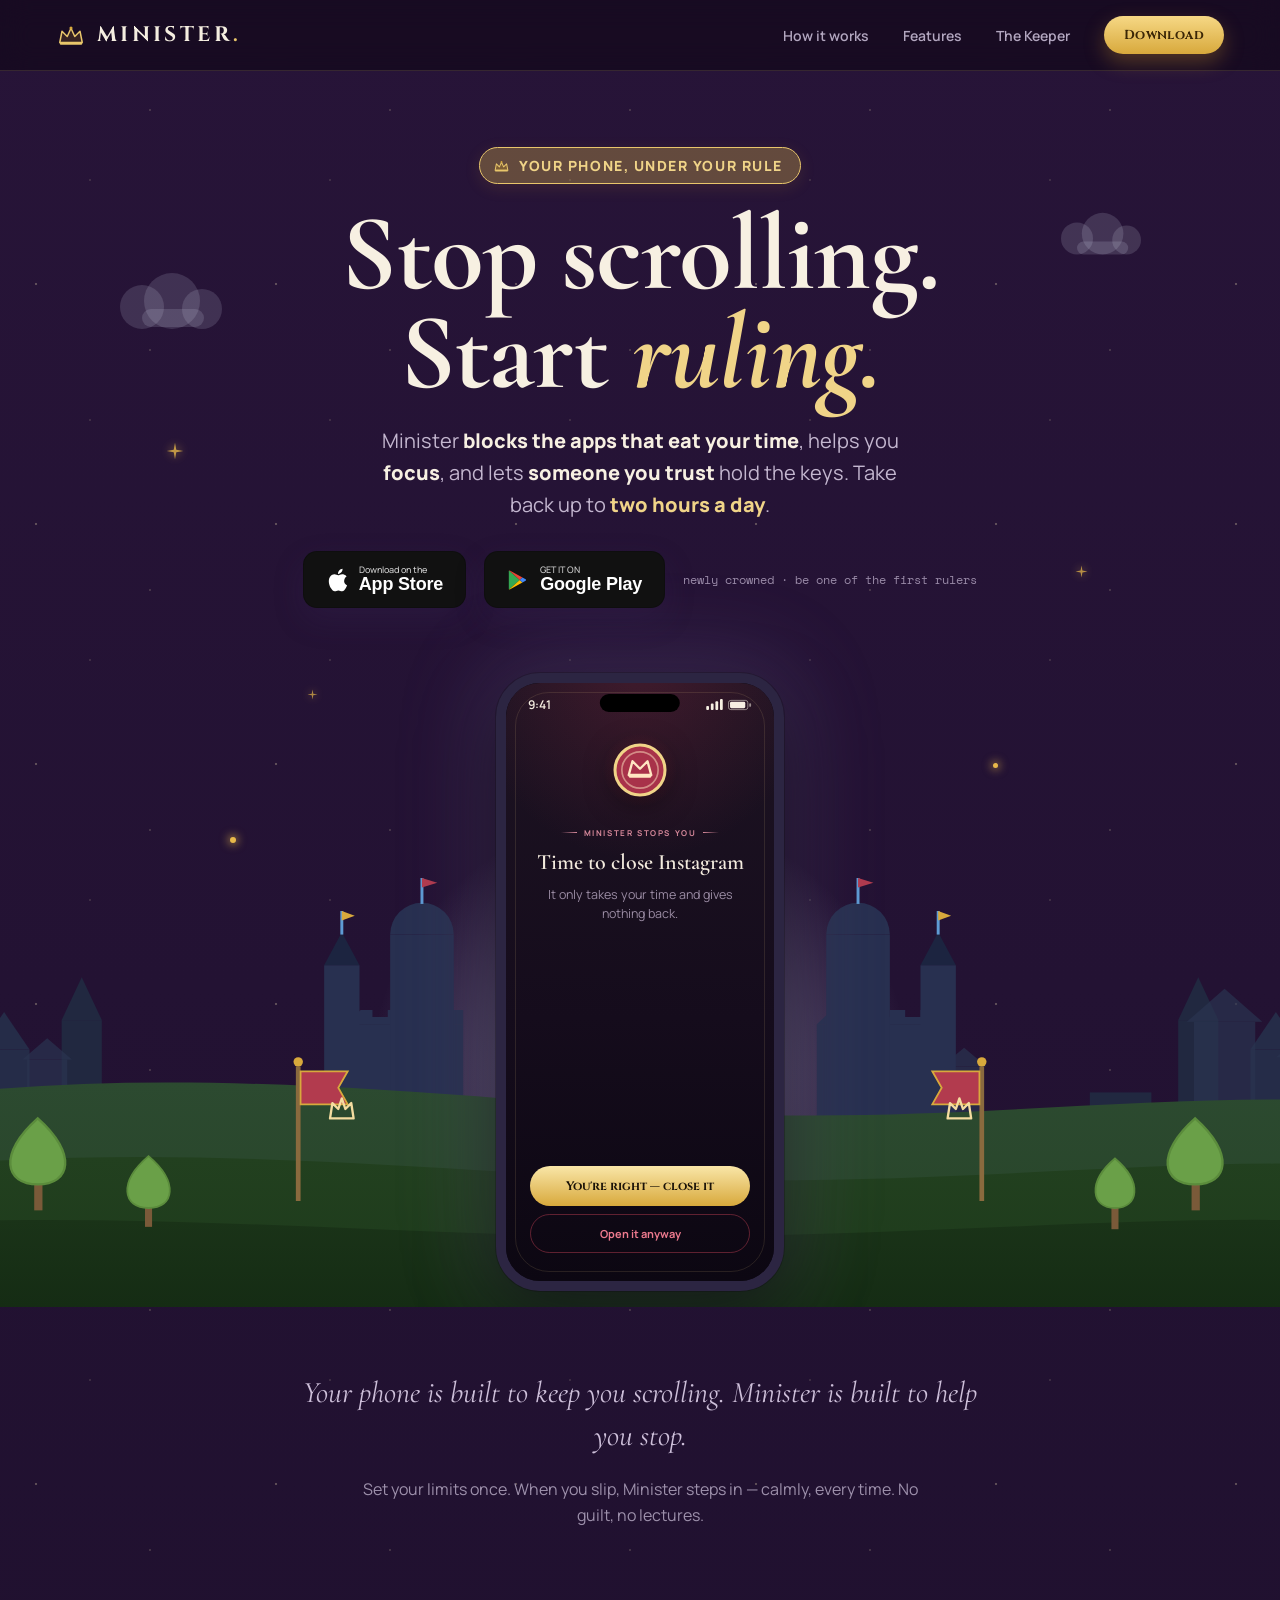
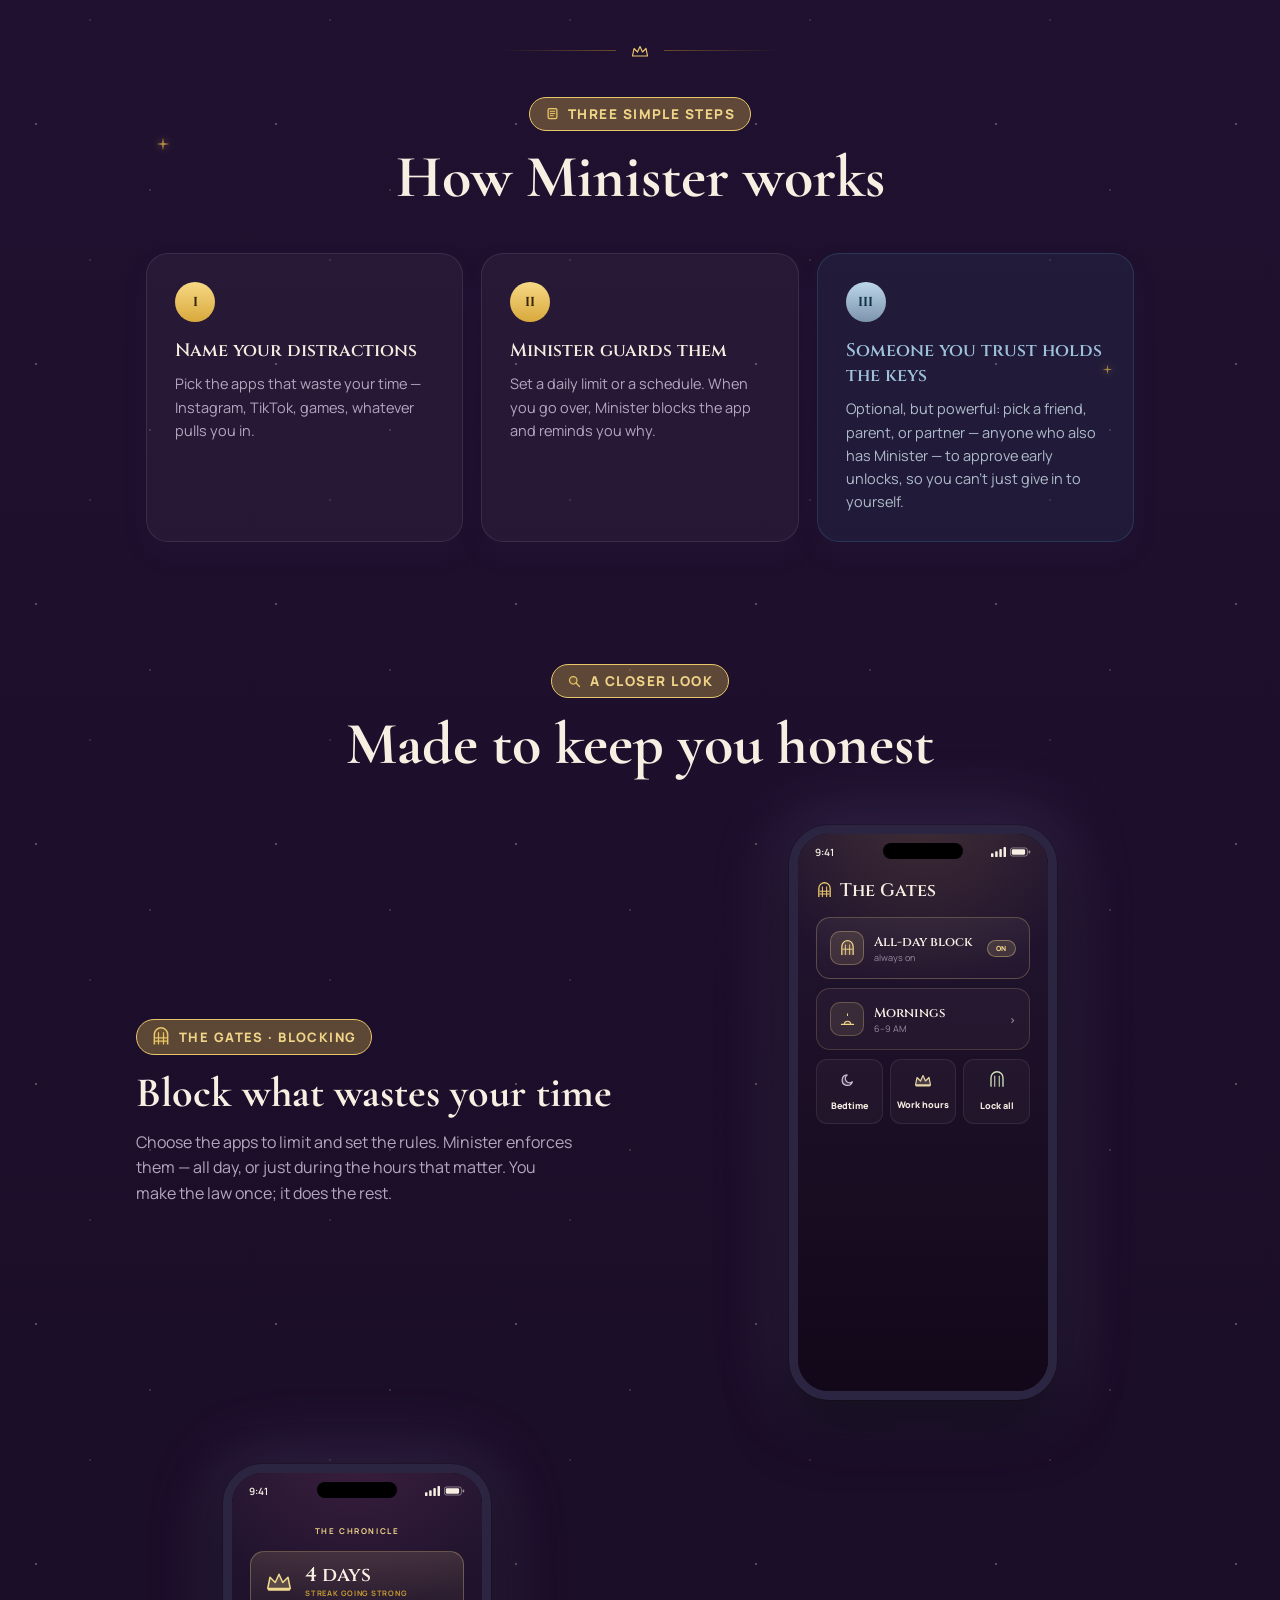
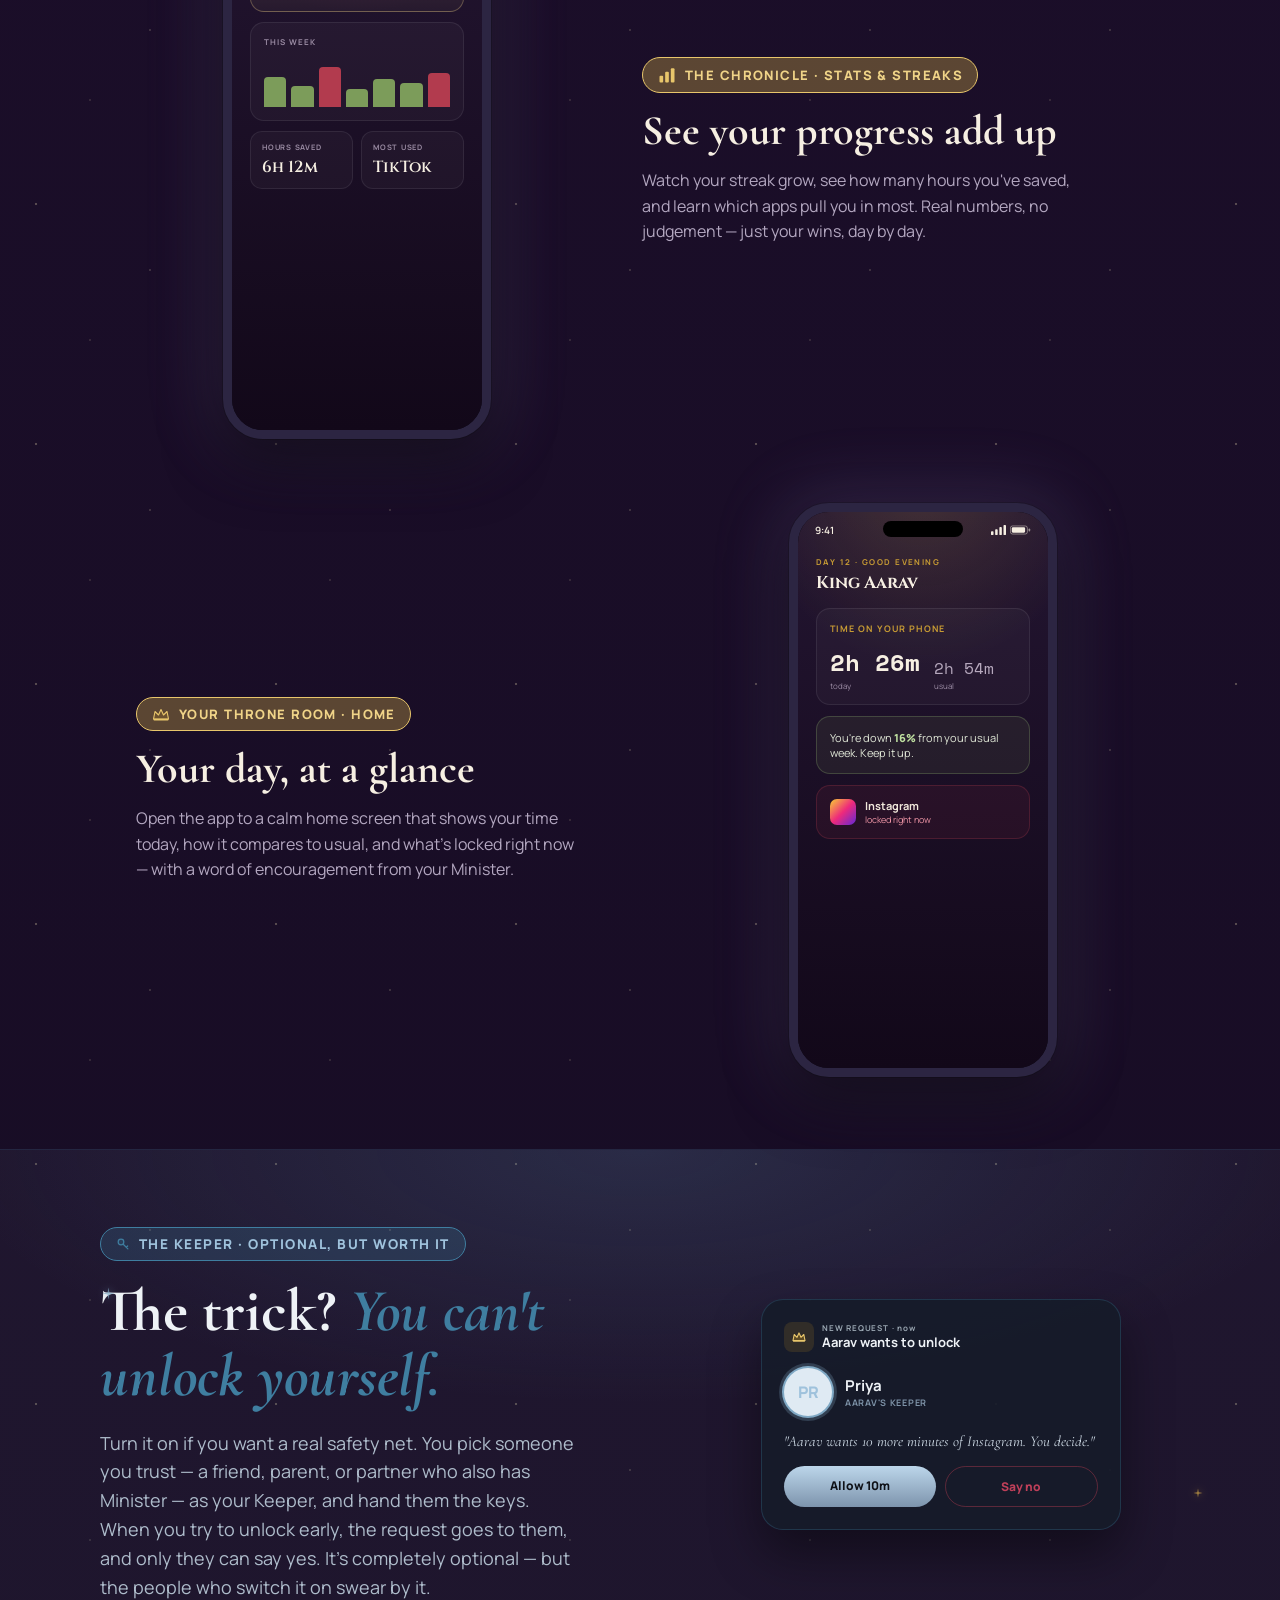
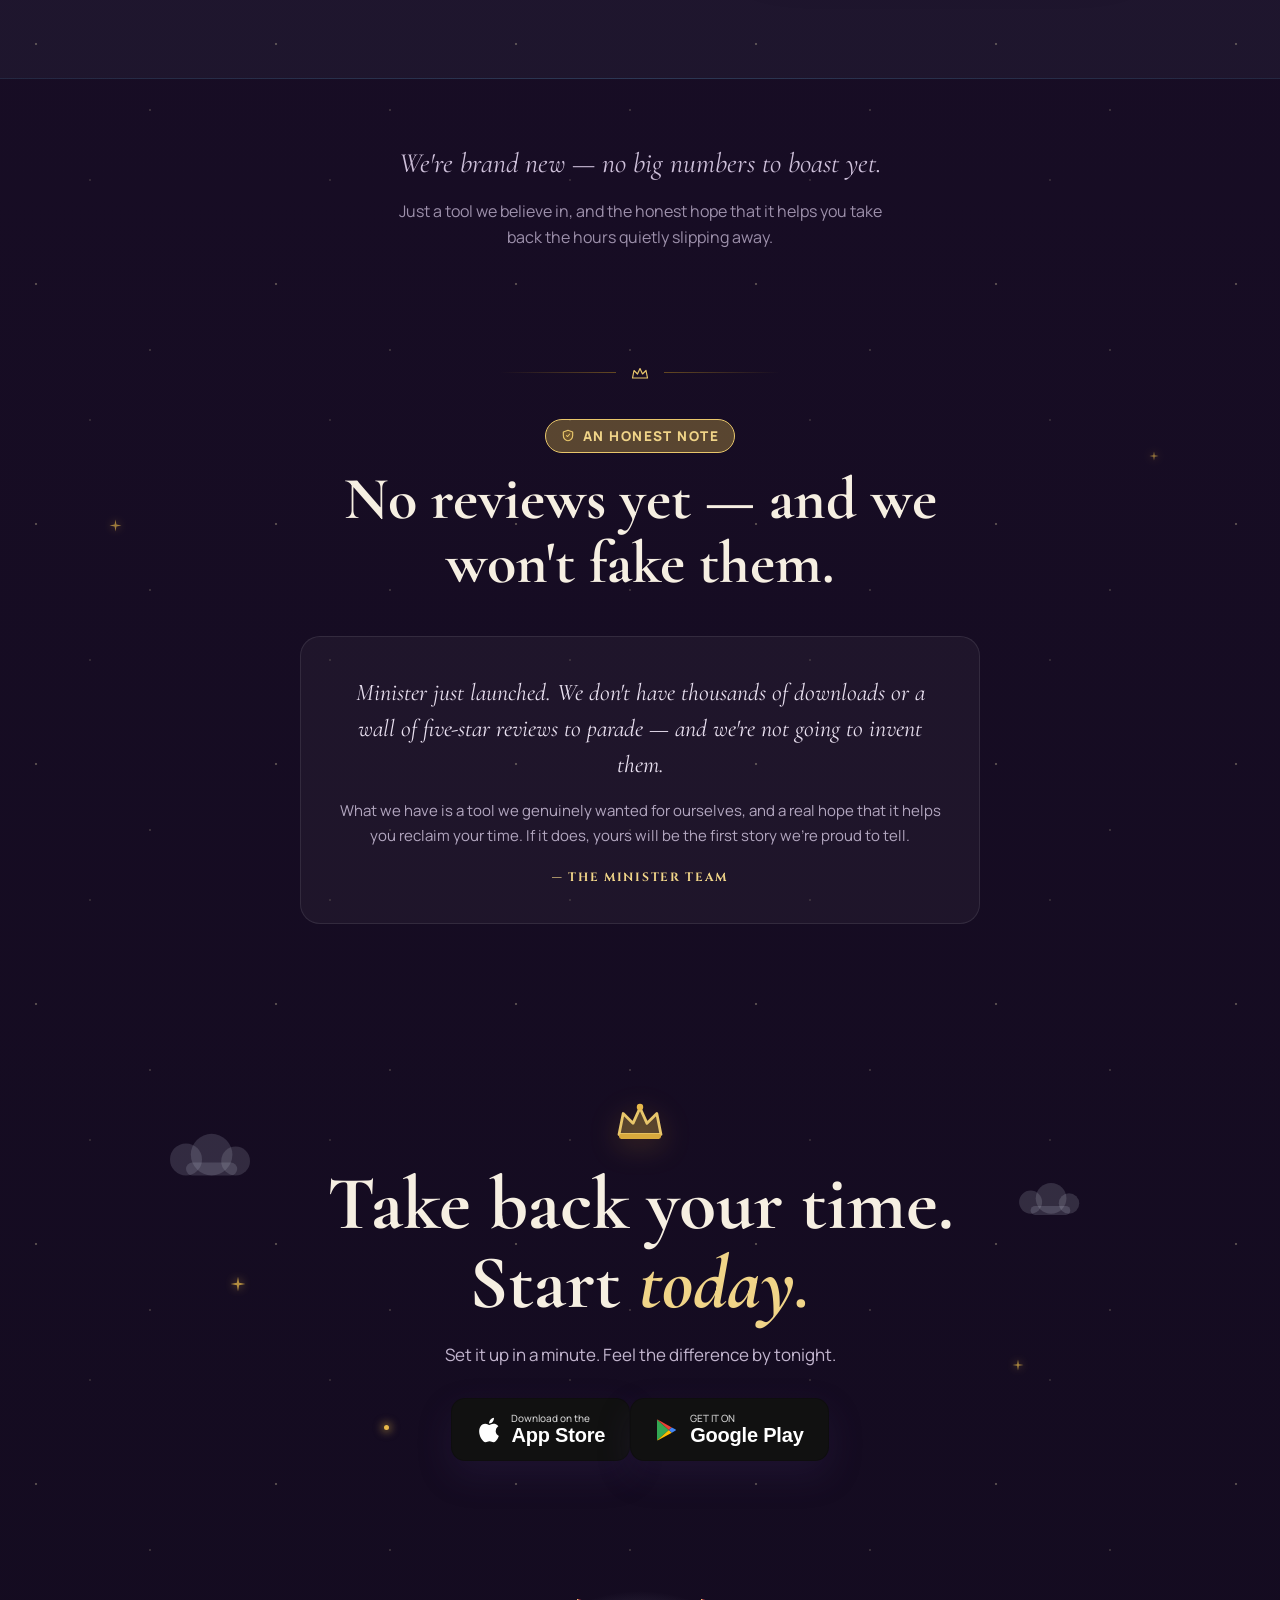
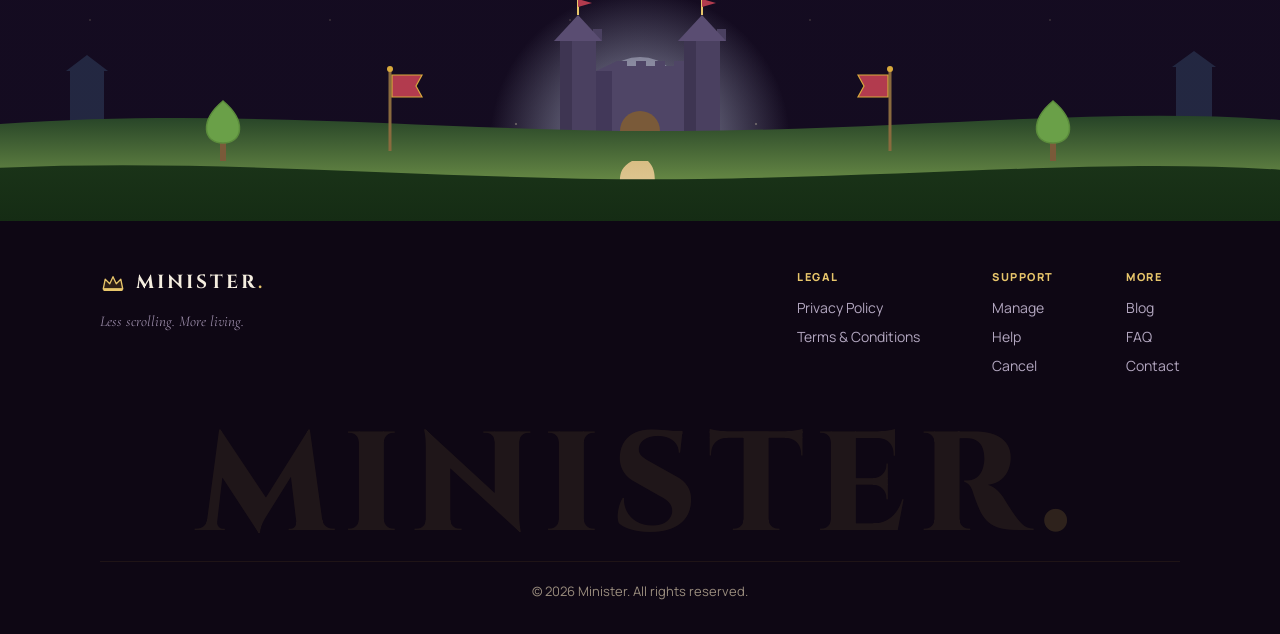
<file: index.html>
<!DOCTYPE html>
<html lang="en">
<head>
  <meta charset="utf-8">
  <meta name="viewport" content="width=device-width, initial-scale=1">
  <title>Minister — Stop scrolling. Start ruling.</title>
  <meta name="description" content="Minister blocks the apps that eat your time, helps you focus, and lets someone you trust hold the keys. Take back up to two hours a day.">

  <!-- Social / Open Graph -->
  <meta property="og:title" content="Minister — Stop scrolling. Start ruling.">
  <meta property="og:description" content="Block the apps that waste your time. Focus. Let someone you trust hold the keys.">
  <meta property="og:type" content="website">
  <meta name="theme-color" content="#130b1f">

  <!-- Fonts -->
  <link rel="preconnect" href="https://fonts.googleapis.com">
  <link rel="preconnect" href="https://fonts.gstatic.com" crossorigin>
  <link rel="stylesheet" href="https://fonts.googleapis.com/css2?family=Cinzel:wght@500;600;700;800&family=Cormorant+Garamond:ital,wght@0,500;0,600;0,700;1,500;1,600&family=Manrope:wght@400;500;600;700;800&family=Space+Mono:wght@400;700&display=swap">

  <link rel="stylesheet" href="css/styles.css">
</head>
<body>

<div style="position:relative; width:100%; overflow:hidden; font-family:'Manrope', system-ui, sans-serif; color:#e9e0f0; background-color:#130b1f; background-image:radial-gradient(1.6px 1.6px at 36px 44px, rgba(246,231,182,0.5), transparent 100%), radial-gradient(1.4px 1.4px at 150px 110px, rgba(246,231,182,0.32), transparent 100%), radial-gradient(1.1px 1.1px at 90px 180px, rgba(246,231,182,0.34), transparent 100%), linear-gradient(180deg,#271438 0%,#1b0e29 42%,#130b1f 100%); background-size:240px 240px,240px 240px,240px 240px,100% 100%; background-repeat:repeat,repeat,repeat,no-repeat;">

  <!-- ============================ NAV ============================ -->
  <nav style="position:sticky; top:0; z-index:60; display:flex; align-items:center; justify-content:space-between; gap:20px; padding:16px clamp(20px,5vw,56px); background:rgba(20,9,28,0.74); backdrop-filter:blur(14px); border-bottom:1px solid rgba(240,212,136,0.14);">
    <div style="display:inline-flex; align-items:center; gap:11px;">
      <svg width="30" height="24" viewBox="0 0 40 32" fill="none"><path d="M5 26 L8 11 L15 18 L20 7 L25 18 L32 11 L35 26 Z" fill="rgba(194,145,31,0.18)" stroke="#e8c66b" stroke-width="2" stroke-linejoin="round"/><rect x="5" y="25.4" width="30" height="3.6" rx="1.6" fill="#e8c66b"/><circle cx="20" cy="6.6" r="2.1" fill="#d8a93c"/></svg>
      <span style="font-family:'Cinzel', serif; font-weight:700; font-size:21px; letter-spacing:0.16em; color:#f5eee0;">MINISTER<span style="color:#e8c66b;">.</span></span>
    </div>
    <div style="display:flex; align-items:center; gap:clamp(16px,3vw,34px);">
      <a href="#how" style="text-decoration:none; color:#b3a7c0; font-weight:600; font-size:14px;" class="hv1">How it works</a>
      <a href="#features" style="text-decoration:none; color:#b3a7c0; font-weight:600; font-size:14px;" class="hv1">Features</a>
      <a href="#keeper" style="text-decoration:none; color:#b3a7c0; font-weight:600; font-size:14px;" class="hv1">The Keeper</a>
      <a href="#download" style="text-decoration:none; padding:10px 20px; border-radius:999px; font-family:'Cinzel',serif; font-weight:700; font-size:13px; letter-spacing:0.03em; color:#3a2606; background:linear-gradient(180deg,#f6d885,#d8a93c); box-shadow:0 8px 20px rgba(200,140,40,0.34);" class="hv2">Download</a>
    </div>
  </nav>

  <!-- ============================ HERO ============================ -->
  <section style="position:relative; padding:clamp(40px,6vw,76px) clamp(20px,5vw,56px) 0; text-align:center; overflow:hidden;">
    <!-- daytime kingdom skyline behind the headline -->
    <svg viewBox="0 0 1440 480" preserveAspectRatio="xMidYMax slice" style="position:absolute; bottom:0; left:0; width:100%; height:52%; z-index:1; pointer-events:none;">
      <path fill="#2a3252" d="M0 404 C 240 376, 460 396, 720 392 C 1000 388, 1220 370, 1440 396 L1440 480 L0 480 Z"/>
      <!-- LEFT cluster (tall) -->
      <g fill="#252c48">
        <rect x="40" y="300" width="40" height="180"/><path d="M40 300 h40 l-20 -26 z"/>
        <path d="M120 322 a34 34 0 0 1 68 0 z"/><rect x="120" y="322" width="68" height="158"/>
        <rect x="226" y="288" width="38" height="192"/><path d="M226 288 h38 l-19 -28 z"/>
      </g>
      <g fill="#212840">
        <rect x="70" y="338" width="110" height="142"/><path d="M70 338 h110 v-13 h-14 v6 h-13 v-6 h-14 v6 h-13 v-6 h-14 v6 h-13 v-6 h-12 z"/>
        <rect x="288" y="266" width="30" height="214"/><path d="M288 266 h30 l-15 -32 z"/>
        <rect x="338" y="320" width="46" height="160"/>
      </g>
      <!-- RIGHT cluster (tall) -->
      <g fill="#252c48">
        <rect x="1360" y="300" width="40" height="180"/><path d="M1360 300 h40 l-20 -26 z"/>
        <path d="M1252 322 a34 34 0 0 1 68 0 z"/><rect x="1252" y="322" width="68" height="158"/>
        <rect x="1176" y="288" width="38" height="192"/><path d="M1176 288 h38 l-19 -28 z"/>
      </g>
      <g fill="#212840">
        <rect x="1260" y="338" width="110" height="142"/><path d="M1260 338 h110 v-13 h-14 v6 h-13 v-6 h-14 v6 h-13 v-6 h-14 v6 h-13 v-6 h-12 z"/>
        <rect x="1122" y="266" width="30" height="214"/><path d="M1122 266 h30 l-15 -32 z"/>
        <rect x="1056" y="320" width="46" height="160"/>
      </g>
      <!-- CENTRE kept LOW (clear of the headline + CTA) -->
      <g fill="#232a44">
        <rect x="430" y="398" width="92" height="82"/>
        <rect x="918" y="398" width="92" height="82"/>
        <rect x="540" y="386" width="64" height="94"/><path d="M540 386 h64 v-9 h-10 v5 h-9 v-5 h-10 v5 h-9 v-5 h-7 z"/>
        <rect x="836" y="386" width="64" height="94"/><path d="M836 386 h64 v-9 h-10 v5 h-9 v-5 h-10 v5 h-9 v-5 h-7 z"/>
        <rect x="620" y="404" width="200" height="76"/><path d="M620 404 h200 v-9 h-12 v5 h-13 v-5 h-13 v5 h-13 v-5 h-13 v5 h-13 v-5 h-13 v5 h-13 v-5 h-13 v5 h-13 v-5 h-12 z"/>
      </g>
    </svg>
    <!-- clouds -->
    <svg width="150" height="60" viewBox="0 0 150 60" style="position:absolute; left:8%; top:16%; opacity:0.9; animation:drift 9s ease-in-out infinite alternate; pointer-events:none;"><g fill="rgba(225,230,245,0.16)"><circle cx="40" cy="38" r="22"/><circle cx="70" cy="32" r="28"/><circle cx="100" cy="40" r="20"/><rect x="40" y="40" width="62" height="18" rx="9"/></g></svg>
    <svg width="120" height="50" viewBox="0 0 150 60" style="position:absolute; right:9%; top:11%; opacity:0.95; animation:drift 11s ease-in-out 1s infinite alternate-reverse; pointer-events:none;"><g fill="rgba(225,230,245,0.16)"><circle cx="40" cy="38" r="20"/><circle cx="72" cy="32" r="26"/><circle cx="102" cy="40" r="18"/><rect x="40" y="42" width="64" height="16" rx="8"/></g></svg>

    <svg width="18" height="18" viewBox="0 0 24 24" fill="none" style="position:absolute; left:13%; top:30%; z-index:2; opacity:0.8; animation:sparkleTw 3s ease-in-out 0.2s infinite; pointer-events:none; filter:drop-shadow(0 0 5px rgba(232,185,74,0.8));"><path d="M12 1 L13.7 10.3 L23 12 L13.7 13.7 L12 23 L10.3 13.7 L1 12 L10.3 10.3 Z" fill="#e8b94a"/></svg>
    <svg width="13" height="13" viewBox="0 0 24 24" fill="none" style="position:absolute; right:15%; top:40%; z-index:2; opacity:0.75; animation:sparkleTw 3.6s ease-in-out 1.1s infinite; pointer-events:none; filter:drop-shadow(0 0 4px rgba(232,185,74,0.8));"><path d="M12 1 L13.7 10.3 L23 12 L13.7 13.7 L12 23 L10.3 13.7 L1 12 L10.3 10.3 Z" fill="#e8b94a"/></svg>
    <svg width="11" height="11" viewBox="0 0 24 24" fill="none" style="position:absolute; left:24%; top:50%; z-index:2; opacity:0.7; animation:sparkleTw 4.2s ease-in-out 0.7s infinite; pointer-events:none; filter:drop-shadow(0 0 4px rgba(232,185,74,0.8));"><path d="M12 1 L13.7 10.3 L23 12 L13.7 13.7 L12 23 L10.3 13.7 L1 12 L10.3 10.3 Z" fill="#e8b94a"/></svg>
    <span style="position:absolute; left:18%; top:62%; z-index:2; width:6px; height:6px; border-radius:999px; background:#e8b94a; box-shadow:0 0 9px 2px rgba(232,185,74,0.6); animation:floatMote 5s ease-in-out 0.4s infinite; pointer-events:none;"></span>
    <span style="position:absolute; right:22%; top:56%; z-index:2; width:5px; height:5px; border-radius:999px; background:#e8b94a; box-shadow:0 0 8px 2px rgba(232,185,74,0.55); animation:floatMote 6s ease-in-out 1.6s infinite; pointer-events:none;"></span>
    <div style="position:relative; z-index:3; max-width:760px; margin:0 auto;">
      <div style="display:inline-flex; align-items:center; gap:9px; margin-bottom:20px; padding:8px 17px 8px 13px; border-radius:999px; background:rgba(216,178,74,0.34); border:1.5px solid #e8c66b; color:#f0d488; box-shadow:0 4px 16px rgba(200,140,40,0.14);">
        <svg width="17" height="14" viewBox="0 0 40 32" fill="none"><path d="M5 26 L8 11 L15 18 L20 7 L25 18 L32 11 L35 26 Z" fill="rgba(194,145,31,0.28)" stroke="#e8c66b" stroke-width="2.4" stroke-linejoin="round"/><rect x="5" y="25" width="30" height="4" rx="2" fill="#e8c66b"/><circle cx="20" cy="6.6" r="2.2" fill="#d8a93c"/></svg>
        <span style="font-weight:800; font-size:14px; letter-spacing:0.11em; text-transform:uppercase;">Your phone, under your rule</span>
      </div>
      <h1 style="font-family:'Cormorant Garamond', serif; font-weight:700; font-size:clamp(56px,9vw,108px); line-height:0.92; color:#f7f0e2; margin:0; letter-spacing:-0.01em;">Stop scrolling.<br>Start <span style="font-style:italic; color:#f0d488;">ruling.</span></h1>
      <p style="font-size:clamp(16px,2vw,20px); line-height:1.6; color:#c3b6cf; margin:22px auto 0; max-width:540px;">Minister <span style="color:#f7f0e2; font-weight:800;">blocks the apps that eat your time</span>, helps you <span style="color:#f7f0e2; font-weight:800;">focus</span>, and lets <span style="color:#f7f0e2; font-weight:800;">someone you trust</span> hold the keys. Take back up to <span style="color:#f0d488; font-weight:800;">two hours a day</span>.</p>
      <div style="display:flex; align-items:center; justify-content:center; gap:18px; flex-wrap:wrap; margin-top:30px;">
        <a href="#download" style="display:inline-flex; align-items:center; gap:11px; text-decoration:none; padding:13px 22px; border-radius:14px; background:#111; border:1px solid rgba(0,0,0,0.2); box-shadow:0 12px 30px rgba(60,40,90,0.22);" class="hv3">
          <svg width="22" height="26" viewBox="0 0 17 20" fill="#fff"><path d="M14.06 10.6c-.02-2.2 1.8-3.26 1.88-3.31-1.03-1.5-2.62-1.71-3.19-1.73-1.36-.14-2.65.8-3.34.8-.69 0-1.75-.78-2.88-.76-1.48.02-2.85.86-3.61 2.18-1.54 2.67-.39 6.62 1.1 8.79.73 1.06 1.6 2.25 2.74 2.21 1.1-.04 1.51-.71 2.84-.71 1.32 0 1.7.71 2.86.69 1.18-.02 1.93-1.08 2.65-2.15.84-1.23 1.18-2.42 1.2-2.48-.03-.01-2.3-.88-2.32-3.49zM11.87 4.06c.6-.73 1.01-1.75.9-2.76-.87.04-1.92.58-2.55 1.31-.56.64-1.05 1.68-.92 2.67.97.08 1.96-.49 2.57-1.22z"/></svg>
          <span style="text-align:left; line-height:1.1;"><span style="display:block; font-size:9px; color:#cfcfcf; font-weight:500;">Download on the</span><span style="display:block; font-family:-apple-system,'SF Pro Display',sans-serif; font-size:18px; font-weight:600; color:#fff; letter-spacing:-0.01em;">App Store</span></span>
        </a>
        <a href="#download" style="display:inline-flex; align-items:center; gap:11px; text-decoration:none; padding:13px 22px; border-radius:14px; background:#111; border:1px solid rgba(0,0,0,0.2); box-shadow:0 12px 30px rgba(60,40,90,0.22);" class="hv3">
          <svg width="22" height="24" viewBox="0 0 512 512" fill="none"><path d="M48 36 L296 256 L48 476 C44 472 42 466 42 458 L42 54 C42 46 44 40 48 36 Z" fill="#34a853"/><path d="M48 36 C52 33 58 33 64 37 L360 200 L296 256 Z" fill="#ea4335"/><path d="M296 256 L360 312 L64 475 C58 479 52 479 48 476 Z" fill="#fbbc04"/><path d="M360 200 L432 240 C448 249 448 263 432 272 L360 312 L296 256 Z" fill="#4285f4"/></svg>
          <span style="text-align:left; line-height:1.1;"><span style="display:block; font-size:9px; color:#cfcfcf; font-weight:500;">GET IT ON</span><span style="display:block; font-family:-apple-system,'SF Pro Display',sans-serif; font-size:18px; font-weight:600; color:#fff; letter-spacing:-0.01em;">Google Play</span></span>
        </a>
        <div style="display:flex; align-items:center; gap:9px;">
          <span style="font-family:'Space Mono', monospace; font-size:12px; color:#9a8ba8;">newly crowned · be one of the first rulers</span>
        </div>
      </div>
    </div>

    <!-- KINGDOM SCENE + PHONE -->
    <div style="position:relative; z-index:2; max-width:1280px; margin:clamp(28px,3vw,52px) auto 0; height:clamp(540px,56vw,660px); perspective:1600px;">
      <svg viewBox="0 0 1440 560" preserveAspectRatio="xMidYMax slice" style="position:absolute; top:0; bottom:0; left:50%; transform:translateX(-50%); width:100vw; height:100%;">
        <defs>
          <linearGradient id="hillA" x1="0" y1="0" x2="0" y2="1"><stop offset="0" stop-color="#2c4a30"/><stop offset="1" stop-color="#264327"/></linearGradient>
          <linearGradient id="hillB" x1="0" y1="0" x2="0" y2="1"><stop offset="0" stop-color="#22401f"/><stop offset="1" stop-color="#1d3a1b"/></linearGradient>
          <linearGradient id="hillC" x1="0" y1="0" x2="0" y2="1"><stop offset="0" stop-color="#1a3318"/><stop offset="1" stop-color="#152c14"/></linearGradient>
          <linearGradient id="pathG" x1="0" y1="1" x2="0" y2="0"><stop offset="0" stop-color="#e7d4a6"/><stop offset="1" stop-color="#d8bd84"/></linearGradient>
          <radialGradient id="sunG" cx="0.5" cy="0.5" r="0.5"><stop offset="0" stop-color="rgba(200,208,234,0.5)"/><stop offset="0.55" stop-color="rgba(190,200,228,0.25)"/><stop offset="1" stop-color="rgba(190,200,228,0)"/></radialGradient>
        </defs>

        <!-- sun glow behind phone -->
        <circle cx="720" cy="370" r="230" fill="url(#sunG)"/>
        <circle cx="720" cy="205" r="74" fill="rgba(214,221,240,0.45)"/>

        <!-- far skyline (hazy blue) -->
        <g fill="#2a3450" opacity="0.7">
          <rect x="120" y="330" width="48" height="100"/><path d="M114 330 h60 l-30 -26 z"/>
          <rect x="200" y="350" width="34" height="80"/><path d="M196 350 h42 l-21 -18 z"/>
          <rect x="1190" y="318" width="52" height="112"/><path d="M1184 318 h64 l-32 -28 z"/>
          <rect x="1264" y="348" width="34" height="82"/><path d="M1260 348 h42 l-21 -18 z"/>
          <rect x="980" y="356" width="30" height="74"/><path d="M976 356 h38 l-19 -16 z"/>
        </g>

        <!-- flanking castles beside the phone (visible kingdom backdrop) -->
        <g fill="#283050">
          <rect x="470" y="320" width="100" height="140"/><path d="M470 320 h100 v-12 h-12 v6 h-13 v-6 h-13 v6 h-13 v-6 h-13 v6 h-13 v-6 h-10 z"/>
          <rect x="452" y="270" width="30" height="190"/><path d="M452 270 h30 l-15 -28 z" fill="#1c2440"/>
          <path d="M508 244 a27 27 0 0 1 54 0 z"/><rect x="508" y="244" width="54" height="216"/>
          <rect x="870" y="320" width="100" height="140"/><path d="M870 320 h100 v-12 h-12 v6 h-13 v-6 h-13 v6 h-13 v-6 h-13 v6 h-13 v-6 h-10 z"/>
          <rect x="958" y="270" width="30" height="190"/><path d="M958 270 h30 l-15 -28 z" fill="#1c2440"/>
          <path d="M878 244 a27 27 0 0 1 54 0 z"/><rect x="878" y="244" width="54" height="216"/>
        </g>
        <g stroke="#5e9bd4" stroke-width="2.5"><line x1="535" y1="218" x2="535" y2="196"/><line x1="905" y1="218" x2="905" y2="196"/><line x1="467" y1="244" x2="467" y2="224"/><line x1="973" y1="244" x2="973" y2="224"/></g>
        <path d="M535 196 l13 4 l-13 4 z" fill="#b23b4e"/><path d="M905 196 l13 4 l-13 4 z" fill="#b23b4e"/><path d="M467 224 l11 4 l-11 4 z" fill="#d8a93c"/><path d="M973 224 l11 4 l-11 4 z" fill="#d8a93c"/>

        <!-- central castle (sunlit ivory stone) -->
        <g>
          <rect x="612" y="250" width="40" height="150" fill="#4a4060"/><rect x="612" y="250" width="14" height="150" fill="#3e3552"/><path d="M606 250 h52 v-14 h-10 v8 h-8 v-8 h-8 v8 h-8 v-8 h-10 z" fill="#4a4060"/><path d="M606 250 h52 l-26 -30 z" fill="#5a4d72"/>
          <rect x="788" y="250" width="40" height="150" fill="#4a4060"/><rect x="788" y="250" width="14" height="150" fill="#3e3552"/><path d="M782 250 h52 v-14 h-10 v8 h-8 v-8 h-8 v8 h-8 v-8 h-10 z" fill="#4a4060"/><path d="M782 250 h52 l-26 -30 z" fill="#5a4d72"/>
          <rect x="650" y="296" width="140" height="104" fill="#4f4566"/><rect x="650" y="296" width="20" height="104" fill="#423859"/><path d="M650 296 h140 v-12 h-12 v6 h-10 v-6 h-12 v6 h-10 v-6 h-12 v6 h-10 v-6 h-12 v6 h-10 v-6 h-12 v6 h-10 z" fill="#4f4566"/>
          <rect x="700" y="206" width="40" height="94" fill="#4a4060"/><path d="M694 206 h52 l-26 -34 z" fill="#5a4d72"/>
          <path d="M704 400 v-40 a16 16 0 0 1 32 0 v40 z" fill="#7a5a39"/>
        </g>
        <g stroke="#e8c66b" stroke-width="2"><line x1="632" y1="220" x2="632" y2="200"/><line x1="808" y1="220" x2="808" y2="200"/><line x1="720" y1="172" x2="720" y2="150"/></g>
        <path d="M632 200 l16 5 l-16 5 z" fill="#b23b4e"/><path d="M808 200 l16 5 l-16 5 z" fill="#b23b4e"/><path d="M720 150 l18 6 l-18 6 z" fill="#d8a93c"/>

        <!-- hills -->
        <path fill="url(#hillA)" d="M0 400 C 240 350, 460 372, 720 392 C 1000 414, 1220 360, 1440 398 L1440 560 L0 560 Z"/>
        <path fill="url(#hillB)" d="M0 452 C 300 412, 520 446, 760 452 C 1040 458, 1240 420, 1440 450 L1440 560 L0 560 Z"/>
        <path fill="url(#pathG)" d="M690 560 C 700 500, 660 478, 690 452 C 716 430, 742 432, 730 408 L 760 408 C 772 436, 742 440, 752 468 C 762 498, 800 512, 800 560 Z"/>
        <path fill="url(#hillC)" d="M0 496 C 260 470, 520 504, 780 500 C 1060 496, 1240 472, 1440 498 L1440 560 L0 560 Z"/>

        <!-- trees -->
        <g>
          <rect x="206" y="452" width="7" height="26" fill="#7a5a39"/><path d="M209 400 c -34 30 -28 56 0 56 c 28 0 34 -26 0 -56 z" fill="#6aa048"/><path d="M209 400 c -34 30 -28 56 0 56 c 28 0 34 -26 0 -56 z" fill="none" stroke="#5b8c3c" stroke-width="2"/>
          <rect x="300" y="470" width="6" height="22" fill="#7a5a39"/><path d="M303 432 c -26 22 -22 44 0 44 c 22 0 26 -22 0 -44 z" fill="#6aa048" stroke="#5b8c3c" stroke-width="1.5"/>
          <rect x="1188" y="452" width="7" height="26" fill="#7a5a39"/><path d="M1191 400 c -34 30 -28 56 0 56 c 28 0 34 -26 0 -56 z" fill="#6aa048" stroke="#5b8c3c" stroke-width="2"/>
          <rect x="1120" y="472" width="6" height="22" fill="#7a5a39"/><path d="M1123 434 c -24 20 -20 42 0 42 c 20 0 24 -22 0 -42 z" fill="#6aa048" stroke="#5b8c3c" stroke-width="1.5"/>
        </g>

        <!-- flanking banners -->
        <g>
          <line x1="430" y1="470" x2="430" y2="356" stroke="#8a6a3e" stroke-width="4"/><circle cx="430" cy="352" r="4" fill="#d8a93c"/>
          <path d="M432 360 h40 l-8 14 l8 14 h-40 z" fill="#b23b4e" stroke="#d8a93c" stroke-width="1.5"/>
          <g transform="translate(452,374)"><path d="M5 26 L7 13 L12 18 L15 9 L18 18 L23 13 L25 26 Z" fill="none" stroke="#f4dca0" stroke-width="2" stroke-linejoin="round"/></g>
          <g style="transform-box:fill-box; transform-origin:bottom center; animation:sway 4.5s ease-in-out infinite alternate;"><circle cx="720" cy="116" r="6" fill="rgba(214,221,240,0.45)" opacity="0.9"/></g>
          <line x1="1010" y1="470" x2="1010" y2="356" stroke="#8a6a3e" stroke-width="4"/><circle cx="1010" cy="352" r="4" fill="#d8a93c"/>
          <path d="M1008 360 h-40 l8 14 l-8 14 h40 z" fill="#b23b4e" stroke="#d8a93c" stroke-width="1.5"/>
          <g transform="translate(976,374)"><path d="M5 26 L7 13 L12 18 L15 9 L18 18 L23 13 L25 26 Z" fill="none" stroke="#f4dca0" stroke-width="2" stroke-linejoin="round"/></g>
        </g>
      </svg>

      <!-- HERO PHONE · static showcase of the app's look -->
      <div style="position:absolute; left:50%; bottom:16px; transform:translateX(-50%); width:clamp(228px,24vw,288px); aspect-ratio:9/19.3; border-radius:44px; background:#0b0712; border:10px solid #2c2542; box-shadow:0 30px 70px rgba(0,0,0,0.5), 0 0 90px 10px rgba(160,140,210,0.22), 0 0 0 1px rgba(0,0,0,0.3); overflow:hidden; z-index:4;">
        <div style="position:absolute; top:11px; left:50%; transform:translateX(-50%); width:30%; height:18px; background:#000; border-radius:999px; z-index:7;"></div>
        <div style="position:absolute; top:0; left:0; right:0; z-index:6; display:flex; align-items:center; justify-content:space-between; padding:13px 22px 0; pointer-events:none;">
          <span style="font-family:-apple-system,'SF Pro Text',Manrope,sans-serif; font-weight:600; font-size:12px; color:#f6efe2;">9:41</span>
          <span style="display:inline-flex; align-items:center; gap:5px;">
            <svg width="17" height="11" viewBox="0 0 18 12" fill="#f6efe2"><rect x="0" y="7.5" width="3" height="4.5" rx="1"/><rect x="5" y="5" width="3" height="7" rx="1"/><rect x="10" y="2.5" width="3" height="9.5" rx="1"/><rect x="15" y="0" width="3" height="12" rx="1"/></svg>
            <svg width="24" height="12" viewBox="0 0 26 12" fill="none"><rect x="0.5" y="1" width="21" height="10" rx="2.6" stroke="#f6efe2" stroke-opacity="0.55"/><rect x="2.2" y="2.6" width="16.5" height="6.8" rx="1.4" fill="#f6efe2"/><rect x="23" y="4" width="2" height="4" rx="1" fill="#f6efe2" fill-opacity="0.55"/></svg>
          </span>
        </div>
        <div style="position:absolute; inset:0; background:radial-gradient(120% 60% at 50% -4%, rgba(168,50,74,0.26), rgba(168,50,74,0) 56%), linear-gradient(180deg,#1d1322 0%,#150c1c 56%,#0c0712 100%);"></div>
        <div style="position:absolute; inset:9px; border-radius:34px; border:1px solid rgba(240,212,136,0.12); pointer-events:none; z-index:2;"></div>
        <div style="position:absolute; inset:0; display:block;">
          <!-- static block-moment preview -->
          <div style="position:absolute; inset:0; display:flex; flex-direction:column; align-items:center; justify-content:center; text-align:center; padding:46px 24px 28px;">
            <div style="position:relative; width:82px; height:82px; display:flex; align-items:center; justify-content:center;">
              <div style="position:absolute; width:82px; height:82px; border-radius:999px; background:radial-gradient(circle, rgba(168,50,74,0.4), rgba(168,50,74,0) 64%);"></div>
              <svg width="60" height="60" viewBox="0 0 48 48" fill="none" style="position:relative; filter:drop-shadow(0 6px 14px rgba(0,0,0,0.5));"><circle cx="24" cy="24" r="20" fill="#a8324a"/><circle cx="24" cy="24" r="20" fill="none" stroke="#f0d488" stroke-width="2.4"/><circle cx="24" cy="24" r="14.5" fill="none" stroke="rgba(255,232,196,0.5)" stroke-width="1.3"/><path d="M15 28 L18 17 L24 23 L30 17 L33 28 Z" fill="none" stroke="#ffe6c2" stroke-width="1.9" stroke-linejoin="round"/><rect x="15" y="27.4" width="18" height="2.8" rx="1.2" fill="#ffe6c2"/></svg>
            </div>
            <div style="display:flex; align-items:center; gap:7px; color:#d98a9c; margin-top:16px;"><span style="height:1px; width:16px; background:linear-gradient(90deg,transparent,#d98a9c);"></span><span style="font-weight:700; font-size:8px; letter-spacing:0.2em; text-transform:uppercase;">Minister stops you</span><span style="height:1px; width:16px; background:linear-gradient(90deg,#d98a9c,transparent);"></span></div>
            <h2 style="font-family:'Cormorant Garamond',serif; font-weight:600; font-size:22px; line-height:1.22; color:#f3ebde; margin:11px 0 0;">Time to close Instagram</h2>
            <p style="font-size:12.5px; line-height:1.5; color:#9a8ba3; margin:10px 0 0;">It only takes your time and gives nothing back.</p>
            <div style="width:100%; margin-top:auto; padding-top:18px;">
              <div style="width:100%; padding:12px; border-radius:999px; text-align:center; font-family:'Cinzel',serif; font-weight:700; font-size:12px; color:#1a1208; background:linear-gradient(180deg,#f9e6a8,#d8a93c);">You're right — close it</div>
              <div style="width:100%; margin-top:8px; padding:11px; border-radius:999px; text-align:center; border:1.5px solid rgba(178,59,78,0.5); color:#ed7a8e; font-weight:700; font-size:11px;">Open it anyway</div>
            </div>
          </div>
        </div>
      </div>
    </div>
  </section>

  <!-- ============================ INTRO LINE ============================ -->
  <section style="max-width:900px; margin:0 auto; padding:clamp(36px,5vw,64px) clamp(20px,5vw,56px); text-align:center;">
    <p style="font-family:'Cormorant Garamond', serif; font-size:clamp(21px,2.8vw,30px); font-style:italic; line-height:1.45; color:#cdbfd9; margin:0 auto; max-width:700px;">Your phone is built to keep you scrolling. Minister is built to help you stop.</p>
    <p style="font-size:16px; line-height:1.65; color:#9d90ab; margin:18px auto 0; max-width:560px;">Set your limits once. When you slip, Minister steps in — calmly, every time. No guilt, no lectures.</p>
  </section>

  <!-- ============================ HOW IT WORKS ============================ -->
  <section id="how" style="position:relative; max-width:1100px; margin:0 auto; padding:clamp(30px,4vw,50px) clamp(20px,5vw,56px); overflow:hidden;">
    <svg width="14" height="14" viewBox="0 0 24 24" fill="none" style="position:absolute; left:6%; top:24%; opacity:0.7; animation:sparkleTw 3.4s ease-in-out 0.5s infinite; pointer-events:none; filter:drop-shadow(0 0 4px rgba(232,185,74,0.7));"><path d="M12 1 L13.7 10.3 L23 12 L13.7 13.7 L12 23 L10.3 13.7 L1 12 L10.3 10.3 Z" fill="#e8b94a"/></svg>
    <svg width="11" height="11" viewBox="0 0 24 24" fill="none" style="position:absolute; right:7%; top:62%; opacity:0.65; animation:sparkleTw 4s ease-in-out 1.3s infinite; pointer-events:none; filter:drop-shadow(0 0 4px rgba(232,185,74,0.7));"><path d="M12 1 L13.7 10.3 L23 12 L13.7 13.7 L12 23 L10.3 13.7 L1 12 L10.3 10.3 Z" fill="#e8b94a"/></svg>
    <div style="display:flex; align-items:center; justify-content:center; gap:14px; max-width:280px; margin:0 auto clamp(22px,3vw,38px);"><span style="height:1px; flex:1; background:linear-gradient(90deg,transparent,rgba(194,145,31,0.45));"></span><svg width="20" height="16" viewBox="0 0 40 32" fill="none"><path d="M5 26 L8 11 L15 18 L20 7 L25 18 L32 11 L35 26 Z" fill="none" stroke="#e8c66b" stroke-width="2.4" stroke-linejoin="round"/></svg><span style="height:1px; flex:1; background:linear-gradient(90deg,rgba(194,145,31,0.45),transparent);"></span></div><div style="text-align:center; max-width:620px; margin:0 auto 44px;">
      <div style="display:inline-flex; align-items:center; gap:8px; padding:7px 15px; border-radius:999px; background:rgba(216,178,74,0.34); border:1.5px solid #e8c66b; color:#f0d488;"><svg width="15" height="15" viewBox="0 0 24 24" fill="none"><rect x="5" y="4" width="14" height="16" rx="2" fill="rgba(194,145,31,0.18)" stroke="#e8c66b" stroke-width="2"/><path d="M8.5 8.5 H15.5 M8.5 12 H15.5 M8.5 15.5 H13" stroke="#e8c66b" stroke-width="1.5" stroke-linecap="round"/></svg><span style="font-weight:800; font-size:13.5px; letter-spacing:0.11em; text-transform:uppercase;">Three simple steps</span></div>
      <h2 style="font-family:'Cormorant Garamond', serif; font-weight:700; font-size:clamp(38px,5.4vw,60px); line-height:1.08; color:#f6efe2; margin:14px 0 0;">How Minister works</h2>
    </div>
    <div style="display:grid; grid-template-columns:repeat(auto-fit, minmax(250px, 1fr)); gap:18px;">
      <div style="border-radius:22px; padding:28px; background:rgba(255,255,255,0.04); border:1px solid rgba(255,255,255,0.09); box-shadow:0 12px 30px rgba(80,60,110,0.07);">
        <div style="font-family:'Cinzel', serif; font-weight:700; font-size:13px; color:#3a2606; width:40px; height:40px; border-radius:999px; display:flex; align-items:center; justify-content:center; background:linear-gradient(180deg,#f6d885,#d8a93c);">I</div>
        <h3 style="font-family:'Cinzel', serif; font-weight:600; font-size:18px; color:#f5eee0; margin:16px 0 0;">Name your distractions</h3>
        <p style="font-size:14.5px; line-height:1.6; color:#b3a7c0; margin:9px 0 0;">Pick the apps that waste your time — Instagram, TikTok, games, whatever pulls you in.</p>
      </div>
      <div style="border-radius:22px; padding:28px; background:rgba(255,255,255,0.04); border:1px solid rgba(255,255,255,0.09); box-shadow:0 12px 30px rgba(80,60,110,0.07);">
        <div style="font-family:'Cinzel', serif; font-weight:700; font-size:13px; color:#3a2606; width:40px; height:40px; border-radius:999px; display:flex; align-items:center; justify-content:center; background:linear-gradient(180deg,#f6d885,#d8a93c);">II</div>
        <h3 style="font-family:'Cinzel', serif; font-weight:600; font-size:18px; color:#f5eee0; margin:16px 0 0;">Minister guards them</h3>
        <p style="font-size:14.5px; line-height:1.6; color:#b3a7c0; margin:9px 0 0;">Set a daily limit or a schedule. When you go over, Minister blocks the app and reminds you why.</p>
      </div>
      <div style="border-radius:22px; padding:28px; background:rgba(63,126,160,0.1); border:1px solid rgba(63,126,160,0.28); box-shadow:0 12px 30px rgba(80,60,110,0.07);">
        <div style="font-family:'Cinzel', serif; font-weight:700; font-size:13px; color:#0f3445; width:40px; height:40px; border-radius:999px; display:flex; align-items:center; justify-content:center; background:linear-gradient(180deg,#bcd6ea,#7d94ad);">III</div>
        <h3 style="font-family:'Cinzel', serif; font-weight:600; font-size:18px; color:#9fc2dc; margin:16px 0 0;">Someone you trust holds the keys</h3>
        <p style="font-size:14.5px; line-height:1.6; color:#aebccb; margin:9px 0 0;">Optional, but powerful: pick a friend, parent, or partner — anyone who also has Minister — to approve early unlocks, so you can't just give in to yourself.</p>
      </div>
    </div>
  </section>

  <!-- ============================ FEATURES (alternating) ============================ -->
  <section id="features" style="max-width:1120px; margin:0 auto; padding:clamp(40px,6vw,72px) clamp(20px,5vw,56px);">
    <div style="text-align:center; max-width:620px; margin:0 auto 8px;">
      <div style="display:inline-flex; align-items:center; gap:8px; padding:7px 15px; border-radius:999px; background:rgba(216,178,74,0.34); border:1.5px solid #e8c66b; color:#f0d488;"><svg width="15" height="15" viewBox="0 0 24 24" fill="none"><circle cx="10" cy="10" r="6" fill="rgba(194,145,31,0.18)" stroke="#e8c66b" stroke-width="2"/><path d="M14.5 14.5 L20 20" stroke="#e8c66b" stroke-width="2" stroke-linecap="round"/></svg><span style="font-weight:800; font-size:13.5px; letter-spacing:0.11em; text-transform:uppercase;">A closer look</span></div>
      <h2 style="font-family:'Cormorant Garamond', serif; font-weight:700; font-size:clamp(38px,5.4vw,60px); line-height:1.08; color:#f6efe2; margin:14px 0 0;">Made to keep you honest</h2>
    </div>

    <!-- ROW 1 · Gates -->
    <div style="display:flex; align-items:center; gap:clamp(28px,5vw,64px); flex-wrap:wrap; margin-top:48px;">
      <div style="flex:1 1 300px; min-width:280px; order:1;">
        <div style="display:inline-flex; align-items:center; gap:8px; color:#f0d488; margin-bottom:14px; padding:7px 14px; border-radius:999px; background:rgba(216,178,74,0.34); border:1.5px solid #e8c66b;"><svg width="20" height="20" viewBox="0 0 24 24" fill="none"><path d="M4 21 V9 a8 8 0 0 1 16 0 V21" fill="rgba(194,145,31,0.14)" stroke="#e8c66b" stroke-width="1.8" stroke-linejoin="round"/><path d="M9 6.4 V21 M15 6.4 V21 M5 13 H19 M5 17 H19" stroke="#e8c66b" stroke-width="1.4"/></svg><span style="font-weight:800; font-size:13px; letter-spacing:0.11em; text-transform:uppercase;">The Gates · Blocking</span></div>
        <h3 style="font-family:'Cormorant Garamond', serif; font-weight:700; font-size:clamp(30px,4vw,42px); line-height:1.12; color:#f6efe2; margin:0;">Block what wastes your time</h3>
        <p style="font-size:16px; line-height:1.6; color:#b3a7c0; margin:14px 0 0; max-width:440px;">Choose the apps to limit and set the rules. Minister enforces them — all day, or just during the hours that matter. You make the law once; it does the rest.</p>
      </div>
      <div style="flex:1 1 240px; display:flex; justify-content:center; min-width:240px; order:2;">
        <div style="position:relative; width:268px; aspect-ratio:9/19.3; border-radius:40px; background:#0b0712; border:9px solid #2c2542; box-shadow:0 26px 56px rgba(0,0,0,0.5), 0 0 70px 8px rgba(160,140,210,0.2), 0 0 0 1px rgba(0,0,0,0.3); overflow:hidden;">
          <div style="position:absolute; top:9px; left:50%; transform:translateX(-50%); width:32%; height:16px; background:#000; border-radius:999px; z-index:7;"></div>
          <div style="position:absolute; top:0; left:0; right:0; z-index:6; display:flex; align-items:center; justify-content:space-between; padding:11px 17px 0; pointer-events:none;">
            <span style="font-family:-apple-system,'SF Pro Text',Manrope,sans-serif; font-weight:600; font-size:10px; color:#f6efe2;">9:41</span>
            <span style="display:inline-flex; align-items:center; gap:4px;">
              <svg width="15" height="10" viewBox="0 0 18 12" fill="#f6efe2"><rect x="0" y="7.5" width="3" height="4.5" rx="1"/><rect x="5" y="5" width="3" height="7" rx="1"/><rect x="10" y="2.5" width="3" height="9.5" rx="1"/><rect x="15" y="0" width="3" height="12" rx="1"/></svg>
              
              <svg width="21" height="10" viewBox="0 0 26 12" fill="none"><rect x="0.5" y="1" width="21" height="10" rx="2.6" stroke="#f6efe2" stroke-opacity="0.55"/><rect x="2.2" y="2.6" width="16.5" height="6.8" rx="1.4" fill="#f6efe2"/><rect x="23" y="4" width="2" height="4" rx="1" fill="#f6efe2" fill-opacity="0.55"/></svg>
            </span>
          </div>
          <div style="position:absolute; inset:0; padding:44px 18px 18px; background:radial-gradient(125% 60% at 50% -6%, rgba(216,178,74,0.16), rgba(216,178,74,0) 56%), linear-gradient(180deg,#231531,#120819);">
            <div style="display:flex; align-items:center; gap:7px;"><svg width="17" height="17" viewBox="0 0 24 24" fill="none"><path d="M4 21 V9 a8 8 0 0 1 16 0 V21" fill="none" stroke="#e8c66b" stroke-width="1.9" stroke-linejoin="round"/><path d="M9 6.4 V21 M15 6.4 V21 M5 13 H19 M5 17 H19" stroke="#e8c66b" stroke-width="1.5"/></svg><span style="font-family:'Cinzel',serif; font-weight:600; font-size:18px; color:#f6efe2;">The Gates</span></div>
            <div style="margin-top:14px; padding:13px; border-radius:14px; background:linear-gradient(180deg, rgba(255,255,255,0.05), rgba(255,255,255,0.02)); border:1px solid rgba(240,212,136,0.26);">
              <div style="display:flex; align-items:center; gap:10px;">
                <div style="width:34px; height:34px; border-radius:10px; flex-shrink:0; background:rgba(240,212,136,0.12); border:1px solid rgba(240,212,136,0.32); display:flex; align-items:center; justify-content:center;"><svg width="17" height="17" viewBox="0 0 24 24" fill="none"><path d="M4 21 V9 a8 8 0 0 1 16 0 V21" fill="rgba(240,212,136,0.14)" stroke="#f0d488" stroke-width="1.8" stroke-linejoin="round"/><path d="M9 6.4 V21 M15 6.4 V21 M5 13 H19" stroke="#f0d488" stroke-width="1.3"/></svg></div>
                <div style="flex:1;"><div style="font-family:'Cinzel',serif; font-weight:600; font-size:13px; color:#f6efe2;">All-day block</div><div style="font-size:9px; color:#9a8ba3;">always on</div></div>
                <span style="padding:3px 8px; border-radius:999px; background:rgba(240,212,136,0.14); border:1px solid rgba(240,212,136,0.4); color:#f0d488; font-weight:800; font-size:7px; letter-spacing:0.08em; text-transform:uppercase;">On</span>
              </div>
            </div>
            <div style="margin-top:9px; padding:13px; border-radius:14px; background:rgba(255,255,255,0.03); border:1px solid rgba(240,212,136,0.18); display:flex; align-items:center; gap:10px;">
              <div style="width:34px; height:34px; border-radius:10px; flex-shrink:0; background:rgba(240,212,136,0.1); border:1px solid rgba(240,212,136,0.26); display:flex; align-items:center; justify-content:center;"><svg width="17" height="17" viewBox="0 0 24 24" fill="none"><path d="M3.5 19 H20.5" stroke="#f0d488" stroke-width="1.7" stroke-linecap="round"/><path d="M7.5 19 a4.5 4.5 0 0 1 9 0" fill="rgba(240,212,136,0.16)" stroke="#f0d488" stroke-width="1.7"/><path d="M12 4 V6.5" stroke="#f0d488" stroke-width="1.4" stroke-linecap="round"/></svg></div>
              <div style="flex:1;"><div style="font-family:'Cinzel',serif; font-weight:600; font-size:13px; color:#f6efe2;">Mornings</div><div style="font-size:9px; color:#9a8ba3;">6–9 AM</div></div>
              <span style="color:#8a7c92; font-weight:700; font-size:11px;">›</span>
            </div>
            <div style="margin-top:9px; display:grid; grid-template-columns:1fr 1fr 1fr; gap:7px;">
              <div style="border-radius:11px; padding:11px 6px; background:rgba(255,255,255,0.03); border:1px solid rgba(255,255,255,0.08); text-align:center;"><svg width="18" height="18" viewBox="0 0 24 24" fill="none" style="margin:0 auto;"><path d="M16.5 14.5 A7 7 0 1 1 9.5 5.2 A5.6 5.6 0 0 0 16.5 14.5 Z" fill="rgba(205,188,214,0.18)" stroke="#cdbcd6" stroke-width="1.7" stroke-linejoin="round"/></svg><div style="font-weight:800; font-size:9px; color:#f6efe2; margin-top:5px;">Bedtime</div></div>
              <div style="border-radius:11px; padding:11px 6px; background:rgba(255,255,255,0.03); border:1px solid rgba(255,255,255,0.08); text-align:center;"><svg width="20" height="16" viewBox="0 0 40 32" fill="none" style="margin:0 auto;"><path d="M5 26 L8 11 L15 18 L20 7 L25 18 L32 11 L35 26 Z" fill="rgba(232,214,168,0.2)" stroke="#e8d6a8" stroke-width="2.4" stroke-linejoin="round"/><rect x="5" y="25" width="30" height="3.8" rx="1.8" fill="#e8d6a8"/></svg><div style="font-weight:800; font-size:9px; color:#f6efe2; margin-top:5px;">Work hours</div></div>
              <div style="border-radius:11px; padding:11px 6px; background:rgba(255,255,255,0.03); border:1px solid rgba(255,255,255,0.08); text-align:center;"><svg width="18" height="18" viewBox="0 0 24 24" fill="none" style="margin:0 auto;"><path d="M4 21 V9 a8 8 0 0 1 16 0 V21" fill="none" stroke="#cfe0bb" stroke-width="1.8" stroke-linejoin="round"/><path d="M9 6.4 V21 M15 6.4 V21" stroke="#cfe0bb" stroke-width="1.4"/></svg><div style="font-weight:800; font-size:9px; color:#f6efe2; margin-top:5px;">Lock all</div></div>
            </div>
          </div>
        </div>
      </div>
    </div>

    <!-- ROW 2 · Chronicle (reversed) -->
    <div style="display:flex; align-items:center; gap:clamp(28px,5vw,64px); flex-wrap:wrap; margin-top:clamp(40px,5vw,64px);">
      <div style="flex:1 1 300px; min-width:280px; order:2;">
        <div style="display:inline-flex; align-items:center; gap:8px; color:#f0d488; margin-bottom:14px; padding:7px 14px; border-radius:999px; background:rgba(216,178,74,0.34); border:1.5px solid #e8c66b;"><svg width="20" height="20" viewBox="0 0 24 24" fill="none"><rect x="3" y="13" width="4.4" height="8" rx="1.2" fill="#e8c66b"/><rect x="9.8" y="8" width="4.4" height="13" rx="1.2" fill="#e8c66b"/><rect x="16.6" y="4" width="4.4" height="17" rx="1.2" fill="#e8c66b"/></svg><span style="font-weight:800; font-size:13px; letter-spacing:0.11em; text-transform:uppercase;">The Chronicle · Stats &amp; streaks</span></div>
        <h3 style="font-family:'Cormorant Garamond', serif; font-weight:700; font-size:clamp(30px,4vw,42px); line-height:1.12; color:#f6efe2; margin:0;">See your progress add up</h3>
        <p style="font-size:16px; line-height:1.6; color:#b3a7c0; margin:14px 0 0; max-width:440px;">Watch your streak grow, see how many hours you've saved, and learn which apps pull you in most. Real numbers, no judgement — just your wins, day by day.</p>
      </div>
      <div style="flex:1 1 240px; display:flex; justify-content:center; min-width:240px; order:1;">
        <div style="position:relative; width:268px; aspect-ratio:9/19.3; border-radius:40px; background:#0b0712; border:9px solid #2c2542; box-shadow:0 26px 56px rgba(0,0,0,0.5), 0 0 70px 8px rgba(160,140,210,0.2), 0 0 0 1px rgba(0,0,0,0.3); overflow:hidden;">
          <div style="position:absolute; top:9px; left:50%; transform:translateX(-50%); width:32%; height:16px; background:#000; border-radius:999px; z-index:7;"></div>
          <div style="position:absolute; top:0; left:0; right:0; z-index:6; display:flex; align-items:center; justify-content:space-between; padding:11px 17px 0; pointer-events:none;">
            <span style="font-family:-apple-system,'SF Pro Text',Manrope,sans-serif; font-weight:600; font-size:10px; color:#f6efe2;">9:41</span>
            <span style="display:inline-flex; align-items:center; gap:4px;">
              <svg width="15" height="10" viewBox="0 0 18 12" fill="#f6efe2"><rect x="0" y="7.5" width="3" height="4.5" rx="1"/><rect x="5" y="5" width="3" height="7" rx="1"/><rect x="10" y="2.5" width="3" height="9.5" rx="1"/><rect x="15" y="0" width="3" height="12" rx="1"/></svg>
              
              <svg width="21" height="10" viewBox="0 0 26 12" fill="none"><rect x="0.5" y="1" width="21" height="10" rx="2.6" stroke="#f6efe2" stroke-opacity="0.55"/><rect x="2.2" y="2.6" width="16.5" height="6.8" rx="1.4" fill="#f6efe2"/><rect x="23" y="4" width="2" height="4" rx="1" fill="#f6efe2" fill-opacity="0.55"/></svg>
            </span>
          </div>
          <div style="position:absolute; inset:0; padding:44px 18px 18px; background:radial-gradient(120% 54% at 50% -5%, rgba(158,74,116,0.18), rgba(158,74,116,0) 56%), linear-gradient(180deg,#231531,#120819);">
            <div style="text-align:center;"><div style="display:inline-flex; align-items:center; gap:7px; color:#f0d488;"><span style="font-weight:700; font-size:8px; letter-spacing:0.2em; text-transform:uppercase;">The Chronicle</span></div></div>
            <div style="margin-top:12px; padding:13px; border-radius:14px; background:linear-gradient(180deg, rgba(240,212,136,0.14), rgba(240,212,136,0.04)); border:1px solid rgba(240,212,136,0.3); display:flex; align-items:center; gap:11px;">
              <svg width="30" height="24" viewBox="0 0 40 32" fill="none"><path d="M5 26 L8 11 L15 18 L20 7 L25 18 L32 11 L35 26 Z" fill="rgba(240,212,136,0.22)" stroke="#f1d98e" stroke-width="2" stroke-linejoin="round"/><rect x="5" y="25.4" width="30" height="3.6" rx="1.6" fill="#f1d98e"/></svg>
              <div><div style="font-family:'Cinzel',serif; font-weight:600; font-size:20px; color:#f6efe2; line-height:1;">4 days</div><div style="font-weight:700; font-size:7.5px; letter-spacing:0.1em; text-transform:uppercase; color:#c79b34; margin-top:3px;">streak going strong</div></div>
            </div>
            <div style="margin-top:10px; padding:13px; border-radius:14px; background:rgba(255,255,255,0.03); border:1px solid rgba(255,255,255,0.08);">
              <div style="font-weight:700; font-size:8px; letter-spacing:0.12em; text-transform:uppercase; color:#9a8ba3;">This week</div>
              <div style="display:flex; align-items:flex-end; gap:5px; height:50px; margin-top:10px;">
                <div style="flex:1; height:60%; border-radius:4px 4px 0 0; background:#7c9c5a;"></div><div style="flex:1; height:42%; border-radius:4px 4px 0 0; background:#7c9c5a;"></div><div style="flex:1; height:80%; border-radius:4px 4px 0 0; background:#b23b4e;"></div><div style="flex:1; height:35%; border-radius:4px 4px 0 0; background:#7c9c5a;"></div><div style="flex:1; height:55%; border-radius:4px 4px 0 0; background:#7c9c5a;"></div><div style="flex:1; height:48%; border-radius:4px 4px 0 0; background:#7c9c5a;"></div><div style="flex:1; height:68%; border-radius:4px 4px 0 0; background:#b23b4e;"></div>
              </div>
            </div>
            <div style="margin-top:10px; display:grid; grid-template-columns:1fr 1fr; gap:8px;">
              <div style="padding:10px 11px; border-radius:12px; background:rgba(255,255,255,0.03); border:1px solid rgba(255,255,255,0.08);"><div style="font-weight:700; font-size:7.5px; letter-spacing:0.1em; text-transform:uppercase; color:#9a8ba3;">Hours saved</div><div style="font-family:'Cinzel',serif; font-weight:600; font-size:16px; color:#f6efe2; margin-top:4px;">6h 12m</div></div>
              <div style="padding:10px 11px; border-radius:12px; background:rgba(255,255,255,0.03); border:1px solid rgba(255,255,255,0.08);"><div style="font-weight:700; font-size:7.5px; letter-spacing:0.1em; text-transform:uppercase; color:#9a8ba3;">Most used</div><div style="font-family:'Cinzel',serif; font-weight:600; font-size:16px; color:#f6efe2; margin-top:4px;">TikTok</div></div>
            </div>
          </div>
        </div>
      </div>
    </div>

    <!-- ROW 3 · Throne / daily view -->
    <div style="display:flex; align-items:center; gap:clamp(28px,5vw,64px); flex-wrap:wrap; margin-top:clamp(40px,5vw,64px);">
      <div style="flex:1 1 300px; min-width:280px; order:1;">
        <div style="display:inline-flex; align-items:center; gap:8px; color:#f0d488; margin-bottom:14px; padding:7px 14px; border-radius:999px; background:rgba(216,178,74,0.34); border:1.5px solid #e8c66b;"><svg width="20" height="16" viewBox="0 0 40 32" fill="none"><path d="M5 26 L8 11 L15 18 L20 7 L25 18 L32 11 L35 26 Z" fill="rgba(194,145,31,0.16)" stroke="#e8c66b" stroke-width="2.2" stroke-linejoin="round"/><rect x="5" y="25.4" width="30" height="3.6" rx="1.6" fill="#e8c66b"/></svg><span style="font-weight:800; font-size:13px; letter-spacing:0.11em; text-transform:uppercase;">Your throne room · Home</span></div>
        <h3 style="font-family:'Cormorant Garamond', serif; font-weight:700; font-size:clamp(30px,4vw,42px); line-height:1.12; color:#f6efe2; margin:0;">Your day, at a glance</h3>
        <p style="font-size:16px; line-height:1.6; color:#b3a7c0; margin:14px 0 0; max-width:440px;">Open the app to a calm home screen that shows your time today, how it compares to usual, and what's locked right now — with a word of encouragement from your Minister.</p>
      </div>
      <div style="flex:1 1 240px; display:flex; justify-content:center; min-width:240px; order:2;">
        <div style="position:relative; width:268px; aspect-ratio:9/19.3; border-radius:40px; background:#0b0712; border:9px solid #2c2542; box-shadow:0 26px 56px rgba(0,0,0,0.5), 0 0 70px 8px rgba(160,140,210,0.2), 0 0 0 1px rgba(0,0,0,0.3); overflow:hidden;">
          <div style="position:absolute; top:9px; left:50%; transform:translateX(-50%); width:32%; height:16px; background:#000; border-radius:999px; z-index:7;"></div>
          <div style="position:absolute; top:0; left:0; right:0; z-index:6; display:flex; align-items:center; justify-content:space-between; padding:11px 17px 0; pointer-events:none;">
            <span style="font-family:-apple-system,'SF Pro Text',Manrope,sans-serif; font-weight:600; font-size:10px; color:#f6efe2;">9:41</span>
            <span style="display:inline-flex; align-items:center; gap:4px;">
              <svg width="15" height="10" viewBox="0 0 18 12" fill="#f6efe2"><rect x="0" y="7.5" width="3" height="4.5" rx="1"/><rect x="5" y="5" width="3" height="7" rx="1"/><rect x="10" y="2.5" width="3" height="9.5" rx="1"/><rect x="15" y="0" width="3" height="12" rx="1"/></svg>
              
              <svg width="21" height="10" viewBox="0 0 26 12" fill="none"><rect x="0.5" y="1" width="21" height="10" rx="2.6" stroke="#f6efe2" stroke-opacity="0.55"/><rect x="2.2" y="2.6" width="16.5" height="6.8" rx="1.4" fill="#f6efe2"/><rect x="23" y="4" width="2" height="4" rx="1" fill="#f6efe2" fill-opacity="0.55"/></svg>
            </span>
          </div>
          <div style="position:absolute; inset:0; padding:44px 18px 18px; background:radial-gradient(125% 60% at 50% -6%, rgba(216,178,74,0.18), rgba(216,178,74,0) 56%), linear-gradient(180deg,#231531,#120819);">
            <div style="font-weight:700; font-size:8px; letter-spacing:0.18em; text-transform:uppercase; color:#c79b34;">Day 12 · Good evening</div>
            <div style="font-family:'Cinzel',serif; font-weight:700; font-size:17px; color:#f6efe2; margin-top:4px;">King Aarav</div>
            <div style="margin-top:14px; padding:13px; border-radius:14px; background:rgba(255,255,255,0.03); border:1px solid rgba(255,255,255,0.08);">
              <div style="font-size:9px; font-weight:700; letter-spacing:0.12em; text-transform:uppercase; color:#c79b34;">Time on your phone</div>
              <div style="display:flex; align-items:flex-end; gap:14px; margin-top:9px;">
                <div><div style="font-family:'Space Mono',monospace; font-weight:700; font-size:24px; color:#f6efe2; white-space:nowrap;">2h 26m</div><div style="font-size:8px; color:#9a8ba3;">today</div></div>
                <div><div style="font-family:'Space Mono',monospace; font-size:16px; color:#b6a8bd;">2h 54m</div><div style="font-size:8px; color:#9a8ba3;">usual</div></div>
              </div>
            </div>
            <div style="margin-top:11px; padding:13px; border-radius:14px; background:rgba(124,156,90,0.1); border:1px solid rgba(158,200,122,0.24);">
              <div style="font-size:11px; line-height:1.4; color:#dfe6d6;">You're down <span style="font-weight:800; color:#bfe0a0;">16%</span> from your usual week. Keep it up.</div>
            </div>
            <div style="margin-top:11px; padding:12px 13px; border-radius:14px; background:rgba(168,50,74,0.1); border:1px solid rgba(178,59,78,0.26); display:flex; align-items:center; gap:9px;">
              <div style="width:26px; height:26px; border-radius:7px; background:linear-gradient(135deg,#f9ce34,#ee2a7b,#6228d7); flex-shrink:0;"></div>
              <div style="flex:1;"><div style="font-weight:700; font-size:11px; color:#f0e7da;">Instagram</div><div style="font-size:9px; color:#ed94a5;">locked right now</div></div>
            </div>
          </div>
        </div>
      </div>
    </div>
  </section>

  <!-- ============================ KEEPER DIFFERENTIATOR ============================ -->
  <section id="keeper" style="position:relative; padding:clamp(40px,6vw,80px) clamp(20px,5vw,56px); background:radial-gradient(90% 80% at 50% 0%, rgba(90,140,180,0.18), rgba(90,140,180,0) 60%), rgba(138,163,189,0.06); border-top:1px solid rgba(63,126,160,0.16); border-bottom:1px solid rgba(63,126,160,0.16); overflow:hidden;">
    <svg width="13" height="13" viewBox="0 0 24 24" fill="none" style="position:absolute; left:8%; top:26%; opacity:0.7; animation:sparkleTw 3.7s ease-in-out 0.3s infinite; pointer-events:none; filter:drop-shadow(0 0 4px rgba(127,168,196,0.8));"><path d="M12 1 L13.7 10.3 L23 12 L13.7 13.7 L12 23 L10.3 13.7 L1 12 L10.3 10.3 Z" fill="#7fa8c4"/></svg>
    <svg width="10" height="10" viewBox="0 0 24 24" fill="none" style="position:absolute; right:6%; top:64%; opacity:0.65; animation:sparkleTw 4.3s ease-in-out 1.4s infinite; pointer-events:none; filter:drop-shadow(0 0 4px rgba(232,185,74,0.7));"><path d="M12 1 L13.7 10.3 L23 12 L13.7 13.7 L12 23 L10.3 13.7 L1 12 L10.3 10.3 Z" fill="#e8b94a"/></svg>
    <div style="max-width:1080px; margin:0 auto; display:flex; align-items:center; gap:clamp(30px,5vw,64px); flex-wrap:wrap;">
      <div style="flex:1 1 340px; min-width:300px;">
        <div style="display:inline-flex; align-items:center; gap:8px; margin-bottom:18px; padding:7px 15px; border-radius:999px; background:rgba(63,126,160,0.24); border:1.5px solid #3f7ea0; color:#9fc2dc;"><svg width="15" height="15" viewBox="0 0 24 24" fill="none"><circle cx="8" cy="8" r="4.5" fill="rgba(63,126,160,0.16)" stroke="#3f7ea0" stroke-width="2"/><path d="M11.5 11.5 L19 19 M16.5 16.5 L18.6 14.4" stroke="#3f7ea0" stroke-width="2" stroke-linecap="round"/></svg><span style="font-weight:800; font-size:13.5px; letter-spacing:0.11em; text-transform:uppercase;">The Keeper · Optional, but worth it</span></div>
        <h2 style="font-family:'Cormorant Garamond', serif; font-weight:700; font-size:clamp(38px,5.4vw,60px); line-height:1.08; color:#eef2f6; margin:0;">The trick? <span style="font-style:italic; color:#3f7ea0;">You can't unlock yourself.</span></h2>
        <p style="font-size:clamp(15px,1.9vw,18px); line-height:1.6; color:#aebccb; margin:20px 0 0; max-width:480px;">Turn it on if you want a real safety net. You pick someone you trust — a friend, parent, or partner who also has Minister — as your Keeper, and hand them the keys. When you try to unlock early, the request goes to them, and only they can say yes. It's completely optional — but the people who switch it on swear by it.</p>
      </div>
      <div style="flex:1 1 280px; display:flex; justify-content:center; min-width:280px;">
        <div style="width:100%; max-width:360px; border-radius:22px; padding:22px; background:rgba(22,28,42,0.92); border:1px solid rgba(63,126,160,0.28); box-shadow:0 24px 50px rgba(0,0,0,0.4);">
          <div style="display:flex; align-items:center; gap:8px;">
            <div style="width:30px; height:30px; border-radius:8px; background:rgba(194,145,31,0.16); display:flex; align-items:center; justify-content:center;"><svg width="16" height="13" viewBox="0 0 40 32" fill="none"><path d="M5 26 L8 11 L15 18 L20 7 L25 18 L32 11 L35 26 Z" fill="rgba(194,145,31,0.3)" stroke="#e8c66b" stroke-width="2.8" stroke-linejoin="round"/><rect x="5" y="25" width="30" height="4.4" rx="2.2" fill="#e8c66b"/></svg></div>
            <div style="flex:1;"><div style="font-weight:700; font-size:8px; letter-spacing:0.1em; color:#9aa7b2;">NEW REQUEST · now</div><div style="font-weight:700; font-size:13px; color:#eef2f6;">Aarav wants to unlock</div></div>
          </div>
          <div style="margin-top:16px; display:flex; align-items:center; gap:13px;">
            <div style="width:48px; height:48px; border-radius:999px; display:flex; align-items:center; justify-content:center; background:#dfeaf3; color:#9fc2dc; font-weight:800; font-size:16px; box-shadow:0 0 0 2px #7fa8c4, 0 0 0 5px rgba(127,168,196,0.25); flex-shrink:0;">PR</div>
            <div style="flex:1;"><div style="font-weight:700; font-size:15px; color:#eef2f6;">Priya</div><div style="font-weight:700; font-size:9px; letter-spacing:0.08em; text-transform:uppercase; color:#7e93a8;">Aarav's Keeper</div></div>
          </div>
          <p style="font-family:'Cormorant Garamond', serif; font-style:italic; font-size:15px; color:#cdd9e4; margin:16px 0 0;">"Aarav wants 10 more minutes of Instagram. You decide."</p>
          <div style="display:flex; gap:9px; margin-top:16px;">
            <div style="flex:1; padding:11px; border-radius:999px; text-align:center; font-weight:800; font-size:12px; color:#0f1117; background:linear-gradient(180deg,#bcd6ea,#7d94ad);">Allow 10m</div>
            <div style="flex:1; padding:11px; border-radius:999px; text-align:center; font-weight:800; font-size:12px; color:#c0405a; border:1.5px solid rgba(178,59,78,0.45);">Say no</div>
          </div>
        </div>
      </div>
    </div>
  </section>

  <!-- ============================ STATS STRIP ============================ -->
  <section style="max-width:980px; margin:0 auto; padding:clamp(40px,5vw,64px) clamp(20px,5vw,56px);">
    <div style="text-align:center; max-width:680px; margin:0 auto;">
      <p style="font-family:'Cormorant Garamond', serif; font-style:italic; font-size:clamp(20px,2.6vw,28px); line-height:1.45; color:#cdbfd9; margin:0;">We're brand new — no big numbers to boast yet.</p>
      <p style="font-size:16px; line-height:1.65; color:#9d90ab; margin:14px auto 0; max-width:520px;">Just a tool we believe in, and the honest hope that it helps you take back the hours quietly slipping away.</p>
    </div>
  </section>

  <!-- ============================ TESTIMONIALS ============================ -->
  <section id="reviews" style="position:relative; max-width:1180px; margin:0 auto; padding:clamp(30px,4vw,50px) clamp(20px,5vw,56px) clamp(40px,6vw,72px); overflow:hidden;">
    <svg width="13" height="13" viewBox="0 0 24 24" fill="none" style="position:absolute; left:5%; top:30%; opacity:0.65; animation:sparkleTw 3.9s ease-in-out 0.6s infinite; pointer-events:none; filter:drop-shadow(0 0 4px rgba(232,185,74,0.7));"><path d="M12 1 L13.7 10.3 L23 12 L13.7 13.7 L12 23 L10.3 13.7 L1 12 L10.3 10.3 Z" fill="#e8b94a"/></svg>
    <svg width="10" height="10" viewBox="0 0 24 24" fill="none" style="position:absolute; right:6%; top:20%; opacity:0.6; animation:sparkleTw 4.4s ease-in-out 1.2s infinite; pointer-events:none; filter:drop-shadow(0 0 4px rgba(232,185,74,0.7));"><path d="M12 1 L13.7 10.3 L23 12 L13.7 13.7 L12 23 L10.3 13.7 L1 12 L10.3 10.3 Z" fill="#e8b94a"/></svg>
    <div style="display:flex; align-items:center; justify-content:center; gap:14px; max-width:280px; margin:0 auto clamp(22px,3vw,38px);"><span style="height:1px; flex:1; background:linear-gradient(90deg,transparent,rgba(194,145,31,0.45));"></span><svg width="20" height="16" viewBox="0 0 40 32" fill="none"><path d="M5 26 L8 11 L15 18 L20 7 L25 18 L32 11 L35 26 Z" fill="none" stroke="#e8c66b" stroke-width="2.4" stroke-linejoin="round"/></svg><span style="height:1px; flex:1; background:linear-gradient(90deg,rgba(194,145,31,0.45),transparent);"></span></div><div style="text-align:center; max-width:640px; margin:0 auto;">
      <div style="display:inline-flex; align-items:center; gap:8px; padding:7px 15px; border-radius:999px; background:rgba(216,178,74,0.34); border:1.5px solid #e8c66b; color:#f0d488;"><svg width="14" height="15" viewBox="0 0 24 24" fill="none"><path d="M12 3 L20 6 V12 a8 9 0 0 1 -8 9 a8 9 0 0 1 -8 -9 V6 Z" fill="rgba(194,145,31,0.18)" stroke="#e8c66b" stroke-width="2" stroke-linejoin="round"/><path d="M9.3 12 l1.8 1.8 L15 9.4" stroke="#e8c66b" stroke-width="1.8" stroke-linecap="round" stroke-linejoin="round"/></svg><span style="font-weight:800; font-size:13.5px; letter-spacing:0.11em; text-transform:uppercase;">An honest note</span></div>
      <h2 style="font-family:'Cormorant Garamond', serif; font-weight:700; font-size:clamp(38px,5.4vw,60px); line-height:1.08; color:#f6efe2; margin:14px 0 0;">No reviews yet — and we won't fake them.</h2>
    </div>
    <div style="max-width:680px; margin:40px auto 0;">
      <div style="border-radius:20px; padding:clamp(24px,4vw,38px); background:rgba(255,255,255,0.04); border:1px solid rgba(255,255,255,0.09); text-align:center;">
        <p style="font-family:'Cormorant Garamond', serif; font-style:italic; font-size:clamp(18px,2.3vw,24px); line-height:1.5; color:#e9e0f0; margin:0;">Minister just launched. We don't have thousands of downloads or a wall of five-star reviews to parade — and we're not going to invent them.</p>
        <p style="font-size:15px; line-height:1.65; color:#b3a7c0; margin:16px 0 0;">What we have is a tool we genuinely wanted for ourselves, and a real hope that it helps you reclaim your time. If it does, yours will be the first story we're proud to tell.</p>
        <div style="font-family:'Cinzel',serif; font-weight:700; font-size:12px; letter-spacing:0.14em; color:#f0d488; margin-top:20px;">— THE MINISTER TEAM</div>
      </div>
    </div>
  </section>

  <!-- ============================ FINAL CTA + scene ============================ -->
  <section id="download" style="position:relative; padding:clamp(54px,8vw,104px) clamp(20px,5vw,56px) 0; text-align:center; overflow:hidden;">
    <svg width="120" height="50" viewBox="0 0 150 60" style="position:absolute; left:12%; top:16%; opacity:0.9; animation:drift 10s ease-in-out infinite alternate; pointer-events:none;"><g fill="rgba(225,230,245,0.16)"><circle cx="40" cy="38" r="20"/><circle cx="72" cy="32" r="26"/><circle cx="102" cy="40" r="18"/><rect x="40" y="42" width="64" height="16" rx="8"/></g></svg>
    <svg width="96" height="40" viewBox="0 0 150 60" style="position:absolute; right:14%; top:22%; opacity:0.95; animation:drift 12s ease-in-out 1s infinite alternate-reverse; pointer-events:none;"><g fill="rgba(225,230,245,0.16)"><circle cx="40" cy="38" r="18"/><circle cx="72" cy="32" r="24"/><circle cx="100" cy="40" r="16"/><rect x="40" y="44" width="62" height="14" rx="7"/></g></svg>
    <svg width="16" height="16" viewBox="0 0 24 24" fill="none" style="position:absolute; left:18%; top:34%; opacity:0.75; animation:sparkleTw 3.5s ease-in-out 0.4s infinite; pointer-events:none; filter:drop-shadow(0 0 5px rgba(232,185,74,0.8));"><path d="M12 1 L13.7 10.3 L23 12 L13.7 13.7 L12 23 L10.3 13.7 L1 12 L10.3 10.3 Z" fill="#e8b94a"/></svg>
    <svg width="12" height="12" viewBox="0 0 24 24" fill="none" style="position:absolute; right:20%; top:44%; opacity:0.7; animation:sparkleTw 4.1s ease-in-out 1.5s infinite; pointer-events:none; filter:drop-shadow(0 0 4px rgba(232,185,74,0.8));"><path d="M12 1 L13.7 10.3 L23 12 L13.7 13.7 L12 23 L10.3 13.7 L1 12 L10.3 10.3 Z" fill="#e8b94a"/></svg>
    <span style="position:absolute; left:30%; top:52%; width:5px; height:5px; border-radius:999px; background:#e8b94a; box-shadow:0 0 8px 2px rgba(232,185,74,0.55); animation:floatMote 5.5s ease-in-out 0.8s infinite; pointer-events:none;"></span>
    <div style="position:relative; z-index:3;">
      <div style="display:flex; justify-content:center; margin-bottom:22px;">
        <svg width="56" height="45" viewBox="0 0 40 32" fill="none" style="animation:floatUp 4s ease-in-out infinite alternate; filter:drop-shadow(0 6px 14px rgba(200,140,40,0.34));"><path d="M5 26 L8 11 L15 18 L20 7 L25 18 L32 11 L35 26 Z" fill="rgba(216,178,74,0.3)" stroke="#e8c66b" stroke-width="2" stroke-linejoin="round"/><rect x="5" y="25.4" width="30" height="3.8" rx="1.7" fill="#d8a93c"/><circle cx="20" cy="6.4" r="2.3" fill="#e8b94a"/></svg>
      </div>
      <h2 style="font-family:'Cormorant Garamond', serif; font-weight:700; font-size:clamp(44px,6.8vw,76px); line-height:1.04; color:#f6efe2; margin:0;">Take back your time.<br>Start <span style="font-style:italic; color:#f0d488;">today.</span></h2>
      <p style="font-size:17px; line-height:1.6; color:#c3b6cf; margin:18px auto 0; max-width:440px;">Set it up in a minute. Feel the difference by tonight.</p>
      <div style="display:flex; justify-content:center; margin-top:30px;">
        <a href="#" style="display:inline-flex; align-items:center; gap:11px; text-decoration:none; padding:14px 24px; border-radius:14px; background:#111; border:1px solid rgba(0,0,0,0.2); box-shadow:0 14px 34px rgba(60,40,90,0.24);" class="hv3">
          <svg width="24" height="28" viewBox="0 0 17 20" fill="#fff"><path d="M14.06 10.6c-.02-2.2 1.8-3.26 1.88-3.31-1.03-1.5-2.62-1.71-3.19-1.73-1.36-.14-2.65.8-3.34.8-.69 0-1.75-.78-2.88-.76-1.48.02-2.85.86-3.61 2.18-1.54 2.67-.39 6.62 1.1 8.79.73 1.06 1.6 2.25 2.74 2.21 1.1-.04 1.51-.71 2.84-.71 1.32 0 1.7.71 2.86.69 1.18-.02 1.93-1.08 2.65-2.15.84-1.23 1.18-2.42 1.2-2.48-.03-.01-2.3-.88-2.32-3.49zM11.87 4.06c.6-.73 1.01-1.75.9-2.76-.87.04-1.92.58-2.55 1.31-.56.64-1.05 1.68-.92 2.67.97.08 1.96-.49 2.57-1.22z"/></svg>
          <span style="text-align:left; line-height:1.1;"><span style="display:block; font-size:10px; color:#cfcfcf; font-weight:500;">Download on the</span><span style="display:block; font-family:-apple-system,'SF Pro Display',sans-serif; font-size:20px; font-weight:600; color:#fff; letter-spacing:-0.01em;">App Store</span></span>
        </a>
        <a href="#" style="display:inline-flex; align-items:center; gap:11px; text-decoration:none; padding:14px 24px; border-radius:14px; background:#111; border:1px solid rgba(0,0,0,0.2); box-shadow:0 14px 34px rgba(60,40,90,0.24);" class="hv3">
          <svg width="24" height="26" viewBox="0 0 512 512" fill="none"><path d="M48 36 L296 256 L48 476 C44 472 42 466 42 458 L42 54 C42 46 44 40 48 36 Z" fill="#34a853"/><path d="M48 36 C52 33 58 33 64 37 L360 200 L296 256 Z" fill="#ea4335"/><path d="M296 256 L360 312 L64 475 C58 479 52 479 48 476 Z" fill="#fbbc04"/><path d="M360 200 L432 240 C448 249 448 263 432 272 L360 312 L296 256 Z" fill="#4285f4"/></svg>
          <span style="text-align:left; line-height:1.1;"><span style="display:block; font-size:10px; color:#cfcfcf; font-weight:500;">GET IT ON</span><span style="display:block; font-family:-apple-system,'SF Pro Display',sans-serif; font-size:20px; font-weight:600; color:#fff; letter-spacing:-0.01em;">Google Play</span></span>
        </a>
      </div>
    </div>
    <!-- daytime castle-gate scene -->
    <svg viewBox="0 0 1440 300" preserveAspectRatio="xMidYMax slice" style="display:block; width:100vw; margin-left:50%; transform:translateX(-50%); height:clamp(196px,25vw,300px); margin-top:clamp(34px,5vw,60px);">
      <defs>
        <linearGradient id="bhA" x1="0" y1="0" x2="0" y2="1"><stop offset="0" stop-color="#264327"/><stop offset="1" stop-color="#8db257"/></linearGradient>
        <linearGradient id="bhB" x1="0" y1="0" x2="0" y2="1"><stop offset="0" stop-color="#1a3318"/><stop offset="1" stop-color="#152c14"/></linearGradient>
        <linearGradient id="bpath" x1="0" y1="1" x2="0" y2="0"><stop offset="0" stop-color="#e7d4a6"/><stop offset="1" stop-color="#d8bd84"/></linearGradient>
        <radialGradient id="bsun" cx="0.5" cy="0.5" r="0.5"><stop offset="0" stop-color="rgba(200,208,234,0.75)"/><stop offset="1" stop-color="rgba(200,208,234,0)"/></radialGradient>
      </defs>
      <circle cx="720" cy="220" r="150" fill="url(#bsun)"/>
      <circle cx="720" cy="180" r="44" fill="rgba(214,221,240,0.4)"/>
      <g fill="#2a3450" opacity="0.7"><rect x="150" y="150" width="34" height="80"/><path d="M146 150 h42 l-21 -16 z"/><rect x="1256" y="146" width="36" height="84"/><path d="M1252 146 h44 l-22 -16 z"/></g>
      <g>
        <rect x="640" y="120" width="36" height="120" fill="#4a4060"/><rect x="640" y="120" width="12" height="120" fill="#3e3552"/><path d="M634 120 h48 v-12 h-9 v7 h-7 v-7 h-7 v7 h-9 z" fill="#4a4060"/><path d="M634 120 h48 l-24 -26 z" fill="#5a4d72"/>
        <rect x="764" y="120" width="36" height="120" fill="#4a4060"/><rect x="764" y="120" width="12" height="120" fill="#3e3552"/><path d="M758 120 h48 v-12 h-9 v7 h-7 v-7 h-7 v7 h-9 z" fill="#4a4060"/><path d="M758 120 h48 l-24 -26 z" fill="#5a4d72"/>
        <rect x="676" y="150" width="88" height="90" fill="#4f4566"/><rect x="676" y="150" width="16" height="90" fill="#423859"/><path d="M676 150 h88 v-10 h-10 v5 h-9 v-5 h-10 v5 h-9 v-5 h-10 v5 h-9 v-5 h-10 z" fill="#4f4566"/>
        <path d="M700 240 v-30 a20 20 0 0 1 40 0 v30 z" fill="#7a5a39"/>
      </g>
      <g stroke="#e8c66b" stroke-width="2"><line x1="658" y1="94" x2="658" y2="78"/><line x1="782" y1="94" x2="782" y2="78"/></g>
      <path d="M658 78 l14 4 l-14 4 z" fill="#b23b4e"/><path d="M782 78 l14 4 l-14 4 z" fill="#b23b4e"/>
      <path fill="url(#bhA)" d="M0 210 C 280 180, 520 212, 760 210 C 1040 208, 1240 178, 1440 208 L1440 300 L0 300 Z"/>
      <path fill="url(#bpath)" d="M700 300 C 706 268, 690 252, 712 240 L 728 240 C 742 254, 728 270, 740 300 Z"/>
      <path fill="url(#bhB)" d="M0 252 C 260 230, 520 262, 780 258 C 1060 254, 1240 232, 1440 256 L1440 300 L0 300 Z"/>
      <g><line x1="470" y1="230" x2="470" y2="150" stroke="#8a6a3e" stroke-width="3"/><circle cx="470" cy="148" r="3" fill="#d8a93c"/><path d="M472 154 h30 l-6 11 l6 11 h-30 z" fill="#b23b4e" stroke="#d8a93c" stroke-width="1.2"/></g>
      <g><line x1="970" y1="230" x2="970" y2="150" stroke="#8a6a3e" stroke-width="3"/><circle cx="970" cy="148" r="3" fill="#d8a93c"/><path d="M968 154 h-30 l6 11 l-6 11 h30 z" fill="#b23b4e" stroke="#d8a93c" stroke-width="1.2"/></g>
      <g><rect x="300" y="218" width="6" height="22" fill="#7a5a39"/><path d="M303 180 c -24 20 -20 42 0 42 c 20 0 24 -22 0 -42 z" fill="#6aa048" stroke="#5b8c3c" stroke-width="1.5"/></g>
      <g><rect x="1130" y="218" width="6" height="22" fill="#7a5a39"/><path d="M1133 180 c -24 20 -20 42 0 42 c 20 0 24 -22 0 -42 z" fill="#6aa048" stroke="#5b8c3c" stroke-width="1.5"/></g>
    </svg>
  </section>

  <!-- ============================ FOOTER ============================ -->
  <footer style="position:relative; padding:clamp(30px,4vw,48px) clamp(20px,5vw,56px) 34px; overflow:hidden; background:#0e0714;">
    <div style="max-width:1080px; margin:0 auto; display:flex; justify-content:space-between; gap:40px; flex-wrap:wrap;">
      <div style="flex:1 1 240px;">
        <div style="display:inline-flex; align-items:center; gap:10px;">
          <svg width="26" height="21" viewBox="0 0 40 32" fill="none"><path d="M5 26 L8 11 L15 18 L20 7 L25 18 L32 11 L35 26 Z" fill="rgba(194,145,31,0.18)" stroke="#e8c66b" stroke-width="2" stroke-linejoin="round"/><rect x="5" y="25.4" width="30" height="3.6" rx="1.6" fill="#e8c66b"/></svg>
          <span style="font-family:'Cinzel', serif; font-weight:700; font-size:19px; letter-spacing:0.16em; color:#f5eee0;">MINISTER<span style="color:#e8c66b;">.</span></span>
        </div>
        <p style="font-family:'Cormorant Garamond', serif; font-style:italic; font-size:15px; color:#9a8ba8; margin:14px 0 0; max-width:240px;">Less scrolling. More living.</p>
      </div>
      <div style="display:flex; gap:clamp(30px,6vw,72px); flex-wrap:wrap;">
        <div>
          <div style="font-weight:800; font-size:11px; letter-spacing:0.14em; text-transform:uppercase; color:#e8c66b;">Legal</div>
          <div style="display:flex; flex-direction:column; gap:10px; margin-top:14px;"><a href="#" style="text-decoration:none; color:#b3a7c0; font-size:14px;" class="hv1">Privacy Policy</a><a href="#" style="text-decoration:none; color:#b3a7c0; font-size:14px;" class="hv1">Terms &amp; Conditions</a></div>
        </div>
        <div>
          <div style="font-weight:800; font-size:11px; letter-spacing:0.14em; text-transform:uppercase; color:#e8c66b;">Support</div>
          <div style="display:flex; flex-direction:column; gap:10px; margin-top:14px;"><a href="#" style="text-decoration:none; color:#b3a7c0; font-size:14px;" class="hv1">Manage</a><a href="faq.html" style="text-decoration:none; color:#b3a7c0; font-size:14px;" class="hv1">Help</a><a href="#" style="text-decoration:none; color:#b3a7c0; font-size:14px;" class="hv1">Cancel</a></div>
        </div>
        <div>
          <div style="font-weight:800; font-size:11px; letter-spacing:0.14em; text-transform:uppercase; color:#e8c66b;">More</div>
          <div style="display:flex; flex-direction:column; gap:10px; margin-top:14px;"><a href="#" style="text-decoration:none; color:#b3a7c0; font-size:14px;" class="hv1">Blog</a><a href="faq.html" style="text-decoration:none; color:#b3a7c0; font-size:14px;" class="hv1">FAQ</a><a href="#" style="text-decoration:none; color:#b3a7c0; font-size:14px;" class="hv1">Contact</a></div>
        </div>
      </div>
    </div>
    <div style="position:relative; margin:clamp(26px,5vw,52px) auto clamp(8px,1vw,14px); text-align:center; overflow:hidden; line-height:0.86;"><span style="font-family:'Cinzel', serif; font-weight:800; font-size:clamp(40px,11vw,150px); letter-spacing:0.08em; color:rgba(216,178,74,0.09); white-space:nowrap; user-select:none;">MINISTER<span style="color:rgba(216,178,74,0.16);">.</span></span></div>
    <div style="max-width:1080px; margin:0 auto; padding-top:20px; border-top:1px solid rgba(120,90,40,0.16); text-align:center; font-size:13px; color:#9a8d7e;">© 2026 Minister. All rights reserved.</div>
  </footer>

</div>

  <script src="js/main.js"></script>
</body>
</html>
</file>
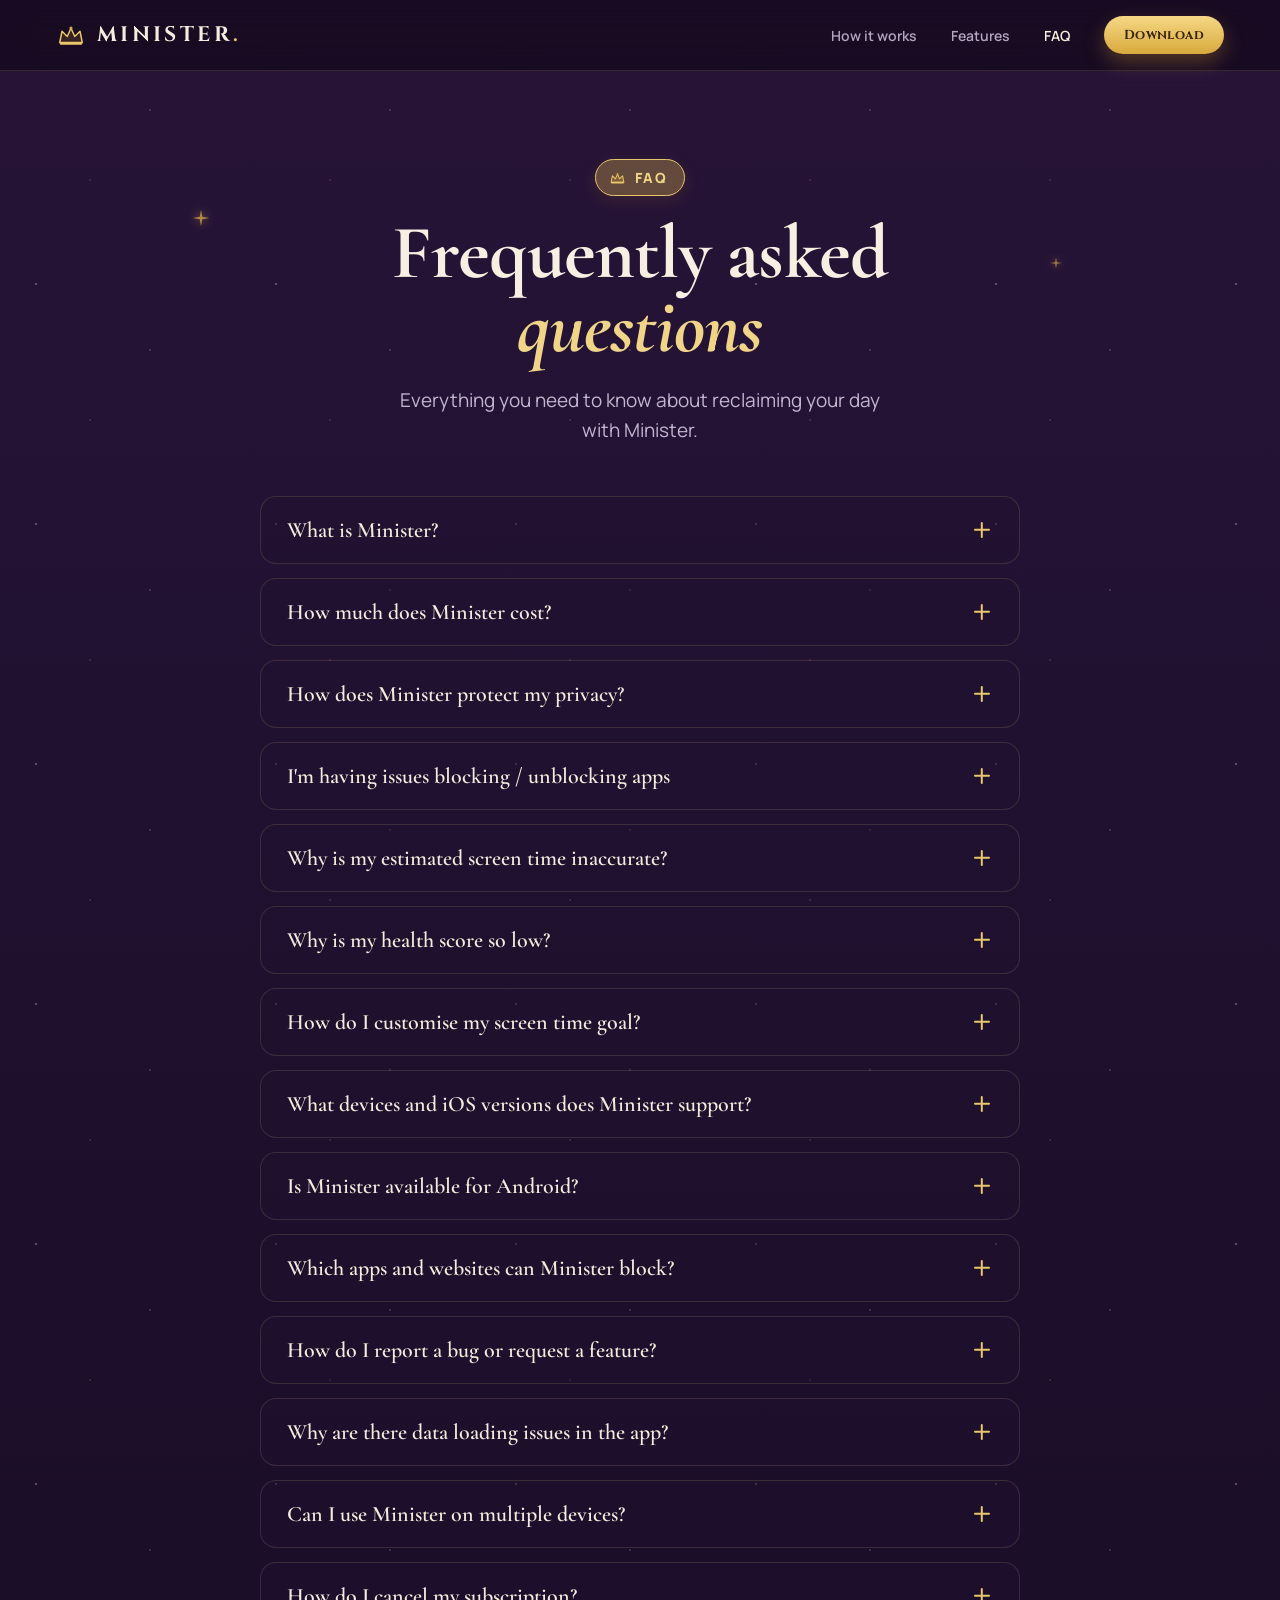
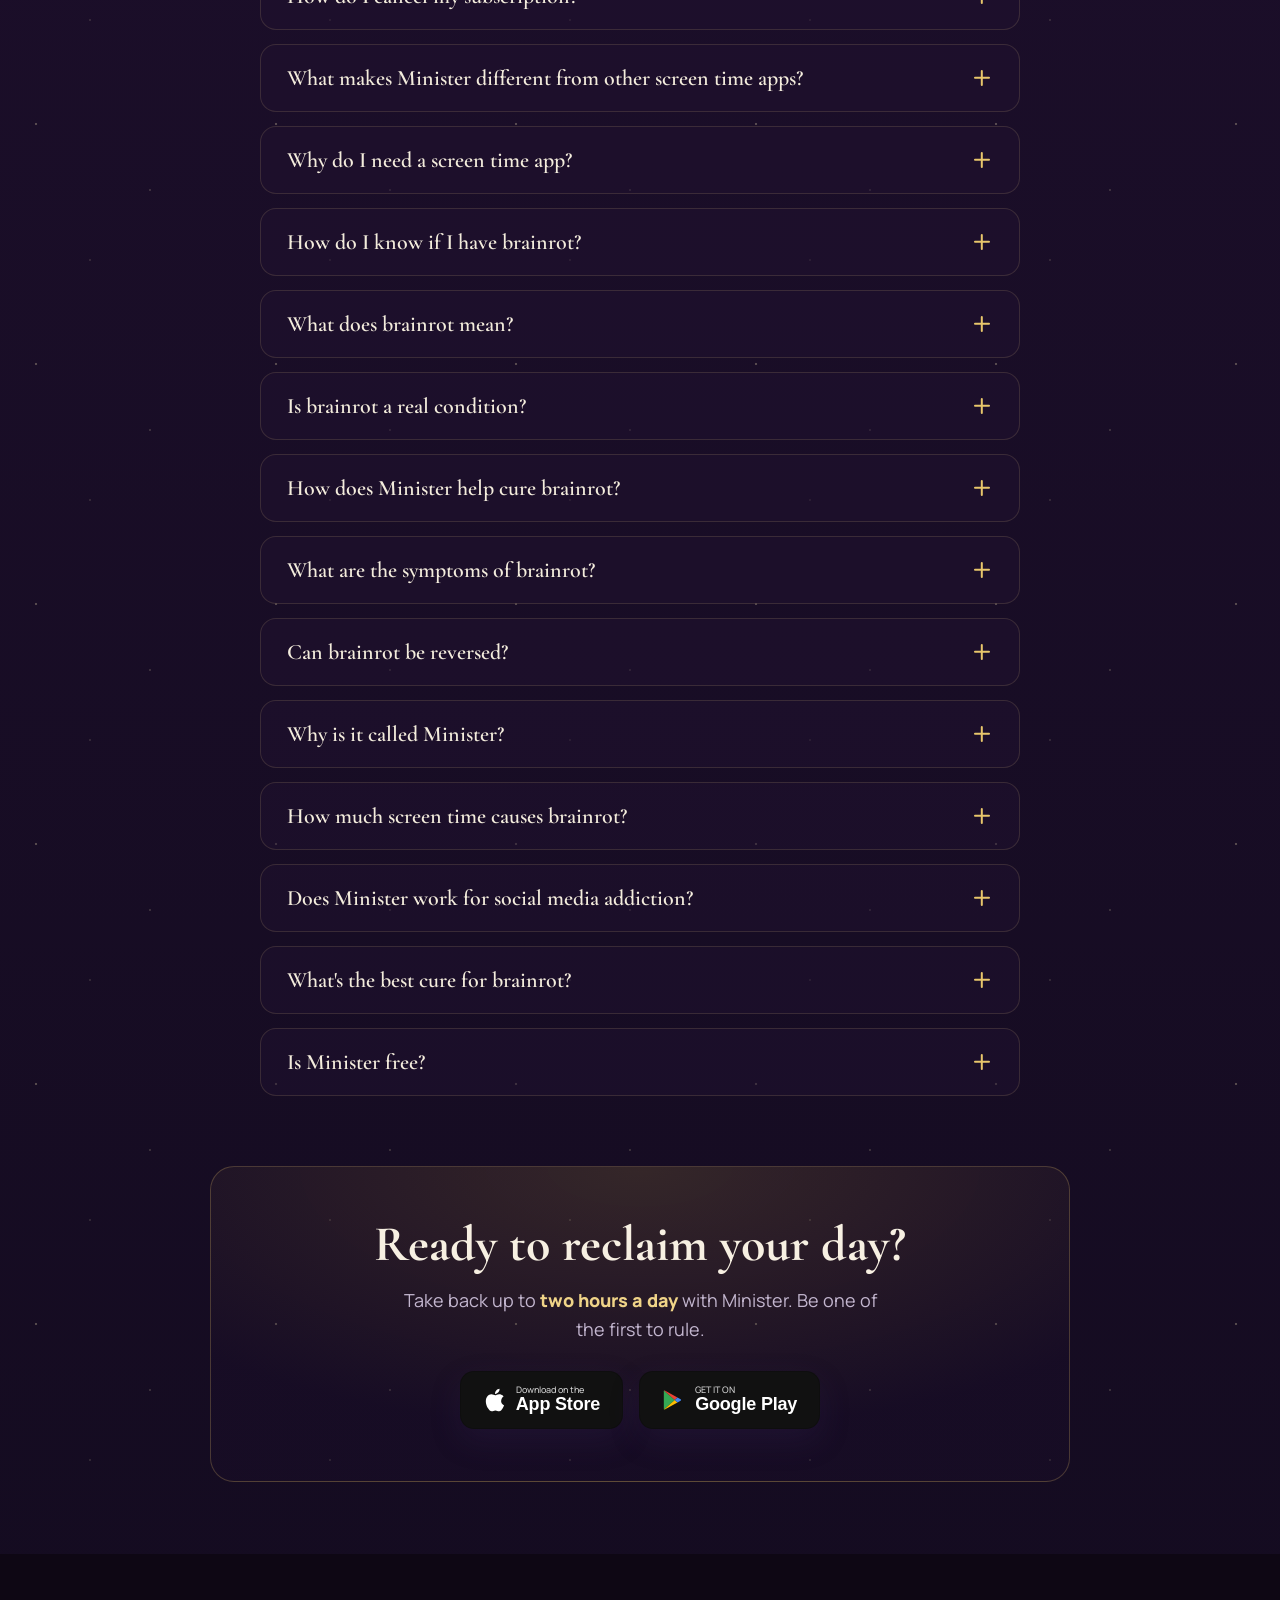
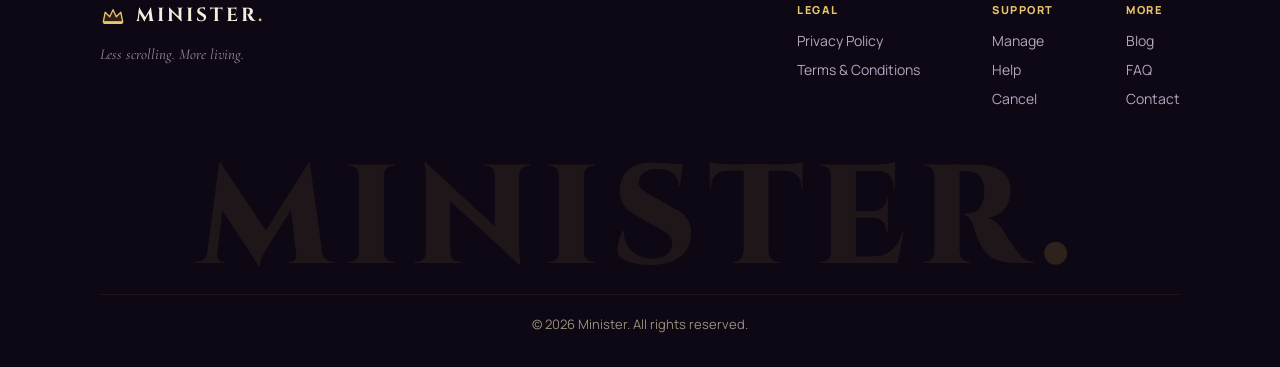
<file: faq.html>
<!DOCTYPE html>
<html lang="en">
<head>
  <meta charset="utf-8">
  <meta name="viewport" content="width=device-width, initial-scale=1">
  <title>Minister — FAQ · Stop scrolling. Start ruling.</title>
  <meta name="description" content="Everything you need to know about Minister — pricing, privacy, blocking apps, screen-time goals, device support, and how Minister helps you reclaim your day.">

  <!-- Social / Open Graph -->
  <meta property="og:title" content="Minister — Frequently Asked Questions">
  <meta property="og:description" content="Everything you need to know about reclaiming your day with Minister.">
  <meta property="og:type" content="website">
  <meta name="theme-color" content="#130b1f">

  <!-- Fonts -->
  <link rel="preconnect" href="https://fonts.googleapis.com">
  <link rel="preconnect" href="https://fonts.gstatic.com" crossorigin>
  <link rel="stylesheet" href="https://fonts.googleapis.com/css2?family=Cinzel:wght@500;600;700;800&family=Cormorant+Garamond:ital,wght@0,500;0,600;0,700;1,500;1,600&family=Manrope:wght@400;500;600;700;800&family=Space+Mono:wght@400;700&display=swap">

  <link rel="stylesheet" href="css/styles.css">

  <!-- FAQPage structured data (SEO) -->
  <script type="application/ld+json">
  {
    "@context": "https://schema.org",
    "@type": "FAQPage",
    "mainEntity": [
      { "@type": "Question", "name": "What is Minister?", "acceptedAnswer": { "@type": "Answer", "text": "Minister is a screen-time control app that helps you take back your day. Instead of a number that nags you, it turns your phone into a kingdom you rule: The Gates block the apps that eat your time, The Chronicle keeps an honest record of where your hours go, and The Keeper lets someone you trust hold the keys so willpower isn't your only defence. Rulers take back up to two hours a day." } },
      { "@type": "Question", "name": "How much does Minister cost?", "acceptedAnswer": { "@type": "Answer", "text": "Minister is free to download but requires a subscription to unlock all features. Options include a monthly subscription for $3.99 and yearly subscriptions ranging from $9.99 to $49.99 depending on the plan you choose. All tracking and blocking features require an active subscription." } },
      { "@type": "Question", "name": "How does Minister protect my privacy?", "acceptedAnswer": { "@type": "Answer", "text": "Minister is built on Apple's Screen Time (Family Controls) framework, so your usage data is processed on-device by iOS. Minister only ever sees the aggregate time and app categories Apple exposes — never the contents of your messages, photos, or what you do inside an app. We never sell your data." } },
      { "@type": "Question", "name": "I'm having issues blocking or unblocking apps", "acceptedAnswer": { "@type": "Answer", "text": "Blocking relies on Apple's Screen Time permission. If The Gates aren't working: 1) confirm Minister has Screen Time access in iOS Settings; 2) force-quit and reopen Minister; 3) toggle the rule off and back on; 4) restart your device. Rule changes can take a few seconds to apply across iOS." } },
      { "@type": "Question", "name": "Why is my estimated screen time inaccurate?", "acceptedAnswer": { "@type": "Answer", "text": "Minister reads time from Apple's Screen Time, which updates in batches and can lag by a few minutes. Totals reset on your daily boundary and may count usage across every device signed in to your Apple ID. Pull to refresh and give iOS a minute to sync." } },
      { "@type": "Question", "name": "Why is my health score so low?", "acceptedAnswer": { "@type": "Answer", "text": "Your score reflects how your real usage compares to the goals you set. It drops when you exceed your limits or bypass The Gates, and it recovers as you stay under your targets. A low score isn't a punishment — it's an honest signal of where your time is going." } },
      { "@type": "Question", "name": "How do I customise my screen time goal?", "acceptedAnswer": { "@type": "Answer", "text": "Open Minister, head to your throne room (dashboard), and tap your daily goal. Set the target hours and minutes, choose which apps and categories count toward it, and pick the schedule for when The Gates close. You can set different limits per app." } },
      { "@type": "Question", "name": "What devices and iOS versions does Minister support?", "acceptedAnswer": { "@type": "Answer", "text": "Minister runs on iPhone and iPad and requires iOS 16 or later, since it's built on Apple's Screen Time and Family Controls APIs." } },
      { "@type": "Question", "name": "Is Minister available for Android?", "acceptedAnswer": { "@type": "Answer", "text": "Not yet. Minister is iOS-only today because it's built on Apple's Screen Time framework. An Android version is on the roadmap — join the Android waitlist to be notified when it's ready." } },
      { "@type": "Question", "name": "Which apps and websites can Minister block?", "acceptedAnswer": { "@type": "Answer", "text": "The Gates can block virtually any app on your iPhone — social media like Instagram, TikTok, X, YouTube, Reddit, Snapchat and Facebook, plus games and browsers — as well as specific websites and Safari content. You choose what to lock and when." } },
      { "@type": "Question", "name": "How do I report a bug or request a feature?", "acceptedAnswer": { "@type": "Answer", "text": "Use the Contact link in the app or email support@ministerapp.com. Tell us what happened (and your device and iOS version for bugs) — we read every message and ship fixes quickly." } },
      { "@type": "Question", "name": "Why are there data loading issues in the app?", "acceptedAnswer": { "@type": "Answer", "text": "Data loading depends on Apple's Screen Time system. If you experience loading issues, try refreshing the page one or more times. This usually resolves any temporary data sync problems." } },
      { "@type": "Question", "name": "Can I use Minister on multiple devices?", "acceptedAnswer": { "@type": "Answer", "text": "Yes. With a subscription you can use Minister on multiple iOS devices signed in with the same Apple ID. Your settings and rules sync across devices." } },
      { "@type": "Question", "name": "How do I cancel my subscription?", "acceptedAnswer": { "@type": "Answer", "text": "Subscriptions are billed through your Apple ID. Open iOS Settings, tap your name, choose Subscriptions, select Minister, then tap Cancel Subscription. You'll keep full access until the end of the current billing period." } },
      { "@type": "Question", "name": "What makes Minister different from other screen time apps?", "acceptedAnswer": { "@type": "Answer", "text": "The Keeper. Most apps rely on your willpower — and a limit you set yourself is a limit you can remove yourself at 11pm. Minister lets someone you trust hold the keys, so the rules actually hold. A kingdom theme makes ruling your time feel like a reward, not a chore." } },
      { "@type": "Question", "name": "Why do I need a screen time app?", "acceptedAnswer": { "@type": "Answer", "text": "The average person spends four-plus hours a day on their phone, much of it unintentional. A screen-time app makes the invisible visible and puts friction between you and the apps engineered to keep you scrolling — so you reclaim hours for what actually matters." } },
      { "@type": "Question", "name": "How do I know if I have brainrot?", "acceptedAnswer": { "@type": "Answer", "text": "Common signs: reaching for your phone without deciding to, losing hours to feeds you don't remember, trouble holding focus on a single task, and disrupted sleep. If that sounds familiar, Minister is built for you." } },
      { "@type": "Question", "name": "What does brainrot mean?", "acceptedAnswer": { "@type": "Answer", "text": "\"Brainrot\" is internet slang — Oxford's 2024 Word of the Year — for the mental fog and shortened attention that come from endless low-value scrolling. Minister is designed to help you reverse it." } },
      { "@type": "Question", "name": "Is brainrot a real condition?", "acceptedAnswer": { "@type": "Answer", "text": "While \"brainrot\" isn't a medical diagnosis, the effects of excessive screen time are real: decreased attention span, poor sleep quality, increased anxiety, and reduced productivity. Minister addresses these genuine concerns by helping you monitor and control your digital consumption before it impacts your mental health." } },
      { "@type": "Question", "name": "How does Minister help cure brainrot?", "acceptedAnswer": { "@type": "Answer", "text": "By cutting the supply and rebuilding the habit. The Gates block the apps feeding the loop, The Chronicle shows you the truth about your time, and The Keeper makes your limits stick. Most rulers feel clearer within the first week and take back up to two hours a day." } },
      { "@type": "Question", "name": "What are the symptoms of brainrot?", "acceptedAnswer": { "@type": "Answer", "text": "A shortened attention span, compulsive checking, difficulty focusing, poor sleep, low motivation, restlessness or anxiety, and the sense that time simply disappears into your phone." } },
      { "@type": "Question", "name": "Can brainrot be reversed?", "acceptedAnswer": { "@type": "Answer", "text": "Yes. Attention is a habit, and habits respond to your environment. Reduce the input, add friction, and your focus recovers — often within weeks. That's exactly what Minister is built to do." } },
      { "@type": "Question", "name": "Why is it called Minister?", "acceptedAnswer": { "@type": "Answer", "text": "Because Minister puts you back in charge of your own kingdom. A minister governs — and with this app you govern your attention, appointing a trusted Keeper to help you rule. Stop scrolling. Start ruling." } },
      { "@type": "Question", "name": "How much screen time causes brainrot?", "acceptedAnswer": { "@type": "Answer", "text": "There's no single threshold, but research links three-plus hours of daily recreational screen time to measurable drops in attention, sleep and mood. The issue is less the total than how much of it is mindless — and that's the part Minister helps you cut." } },
      { "@type": "Question", "name": "Does Minister work for social media addiction?", "acceptedAnswer": { "@type": "Answer", "text": "Yes — social apps are the most common reason people install Minister. The Gates let you block or time-limit Instagram, TikTok, X, YouTube and others, and The Keeper stops you from quietly lifting the limit the moment a craving hits." } },
      { "@type": "Question", "name": "What's the best cure for brainrot?", "acceptedAnswer": { "@type": "Answer", "text": "Reducing mindless input and rebuilding intentional attention. Practically: set clear limits, make distracting apps harder to open, track your real usage, and add accountability. Minister combines all four in a single app." } },
      { "@type": "Question", "name": "Is Minister free?", "acceptedAnswer": { "@type": "Answer", "text": "Minister is free to download. Unlocking all tracking and blocking features requires a subscription: $3.99 per month, or yearly plans ranging from $9.99 to $49.99 depending on the plan you choose." } }
    ]
  }
  </script>
</head>
<body>

<div style="position:relative; width:100%; overflow:hidden; font-family:'Manrope', system-ui, sans-serif; color:#e9e0f0; background-color:#130b1f; background-image:radial-gradient(1.6px 1.6px at 36px 44px, rgba(246,231,182,0.5), transparent 100%), radial-gradient(1.4px 1.4px at 150px 110px, rgba(246,231,182,0.32), transparent 100%), radial-gradient(1.1px 1.1px at 90px 180px, rgba(246,231,182,0.34), transparent 100%), linear-gradient(180deg,#271438 0%,#1b0e29 42%,#130b1f 100%); background-size:240px 240px,240px 240px,240px 240px,100% 100%; background-repeat:repeat,repeat,repeat,no-repeat;">

  <!-- ============================ NAV ============================ -->
  <nav style="position:sticky; top:0; z-index:60; display:flex; align-items:center; justify-content:space-between; gap:20px; padding:16px clamp(20px,5vw,56px); background:rgba(20,9,28,0.74); backdrop-filter:blur(14px); border-bottom:1px solid rgba(240,212,136,0.14);">
    <a href="index.html" style="display:inline-flex; align-items:center; gap:11px; text-decoration:none;">
      <svg width="30" height="24" viewBox="0 0 40 32" fill="none"><path d="M5 26 L8 11 L15 18 L20 7 L25 18 L32 11 L35 26 Z" fill="rgba(194,145,31,0.18)" stroke="#e8c66b" stroke-width="2" stroke-linejoin="round"/><rect x="5" y="25.4" width="30" height="3.6" rx="1.6" fill="#e8c66b"/><circle cx="20" cy="6.6" r="2.1" fill="#d8a93c"/></svg>
      <span style="font-family:'Cinzel', serif; font-weight:700; font-size:21px; letter-spacing:0.16em; color:#f5eee0;">MINISTER<span style="color:#e8c66b;">.</span></span>
    </a>
    <div style="display:flex; align-items:center; gap:clamp(16px,3vw,34px);">
      <a href="index.html#how" style="text-decoration:none; color:#b3a7c0; font-weight:600; font-size:14px;" class="hv1">How it works</a>
      <a href="index.html#features" style="text-decoration:none; color:#b3a7c0; font-weight:600; font-size:14px;" class="hv1">Features</a>
      <a href="faq.html" style="text-decoration:none; color:#f6efe2; font-weight:600; font-size:14px;" class="hv1">FAQ</a>
      <a href="index.html#download" style="text-decoration:none; padding:10px 20px; border-radius:999px; font-family:'Cinzel',serif; font-weight:700; font-size:13px; letter-spacing:0.03em; color:#3a2606; background:linear-gradient(180deg,#f6d885,#d8a93c); box-shadow:0 8px 20px rgba(200,140,40,0.34);" class="hv2">Download</a>
    </div>
  </nav>

  <!-- ============================ FAQ HEADER ============================ -->
  <section style="position:relative; padding:clamp(48px,7vw,88px) clamp(20px,5vw,56px) clamp(20px,3vw,30px); text-align:center; overflow:hidden;">
    <svg width="18" height="18" viewBox="0 0 24 24" fill="none" style="position:absolute; left:15%; top:34%; opacity:0.7; animation:sparkleTw 3.4s ease-in-out 0.2s infinite; pointer-events:none; filter:drop-shadow(0 0 5px rgba(232,185,74,0.8));"><path d="M12 1 L13.7 10.3 L23 12 L13.7 13.7 L12 23 L10.3 13.7 L1 12 L10.3 10.3 Z" fill="#e8b94a"/></svg>
    <svg width="12" height="12" viewBox="0 0 24 24" fill="none" style="position:absolute; right:17%; top:46%; opacity:0.65; animation:sparkleTw 4s ease-in-out 1.1s infinite; pointer-events:none; filter:drop-shadow(0 0 4px rgba(232,185,74,0.8));"><path d="M12 1 L13.7 10.3 L23 12 L13.7 13.7 L12 23 L10.3 13.7 L1 12 L10.3 10.3 Z" fill="#e8b94a"/></svg>
    <div style="position:relative; z-index:3; max-width:720px; margin:0 auto;">
      <div style="display:inline-flex; align-items:center; gap:9px; margin-bottom:20px; padding:8px 17px 8px 13px; border-radius:999px; background:rgba(216,178,74,0.34); border:1.5px solid #e8c66b; color:#f0d488; box-shadow:0 4px 16px rgba(200,140,40,0.14);">
        <svg width="17" height="14" viewBox="0 0 40 32" fill="none"><path d="M5 26 L8 11 L15 18 L20 7 L25 18 L32 11 L35 26 Z" fill="rgba(194,145,31,0.28)" stroke="#e8c66b" stroke-width="2.4" stroke-linejoin="round"/><rect x="5" y="25" width="30" height="4" rx="2" fill="#e8c66b"/><circle cx="20" cy="6.6" r="2.2" fill="#d8a93c"/></svg>
        <span style="font-weight:800; font-size:14px; letter-spacing:0.11em; text-transform:uppercase;">FAQ</span>
      </div>
      <h1 style="font-family:'Cormorant Garamond', serif; font-weight:700; font-size:clamp(40px,7vw,76px); line-height:0.98; color:#f7f0e2; margin:0; letter-spacing:-0.01em;">Frequently asked <span style="font-style:italic; color:#f0d488;">questions</span></h1>
      <p style="font-size:clamp(15px,2vw,19px); line-height:1.6; color:#c3b6cf; margin:20px auto 0; max-width:520px;">Everything you need to know about reclaiming your day with Minister.</p>
    </div>
  </section>

  <!-- ============================ FAQ LIST ============================ -->
  <section style="position:relative; z-index:3; max-width:840px; margin:0 auto; padding:clamp(12px,2vw,20px) clamp(20px,5vw,40px) clamp(40px,6vw,70px);">

    <details class="faq-item">
      <summary class="faq-q">What is Minister?<span class="faq-sign" aria-hidden="true"></span></summary>
      <div class="faq-a">Minister is a screen-time control app that helps you take back your day. Instead of a number that nags you, it turns your phone into a kingdom you rule: <strong>The Gates</strong> block the apps that eat your time, <strong>The Chronicle</strong> keeps an honest record of where your hours go, and <strong>The Keeper</strong> lets someone you trust hold the keys — so willpower isn't your only defence. Rulers take back up to two hours a day.</div>
    </details>

    <details class="faq-item">
      <summary class="faq-q">How much does Minister cost?<span class="faq-sign" aria-hidden="true"></span></summary>
      <div class="faq-a">Minister is free to download but requires a subscription to access all features. Subscription options include a <strong>monthly subscription for $3.99</strong>, and <strong>yearly subscriptions ranging from $9.99 to $49.99</strong> depending on the plan you choose. All tracking and blocking features require an active subscription.</div>
    </details>

    <details class="faq-item">
      <summary class="faq-q">How does Minister protect my privacy?<span class="faq-sign" aria-hidden="true"></span></summary>
      <div class="faq-a">Minister is built on Apple's <strong>Screen Time (Family Controls)</strong> framework, so your usage data is processed on-device by iOS. Minister only ever sees the aggregate time and app categories Apple exposes — <strong>never</strong> the contents of your messages, photos, or what you do inside an app. We don't sell your data, and your Keeper sees only what you choose to share.</div>
    </details>

    <details class="faq-item">
      <summary class="faq-q">I'm having issues blocking / unblocking apps<span class="faq-sign" aria-hidden="true"></span></summary>
      <div class="faq-a">Blocking relies on Apple's Screen Time permission. If The Gates aren't working, try this in order: <strong>1)</strong> confirm Minister has Screen Time access in iOS Settings → Screen Time; <strong>2)</strong> force-quit and reopen Minister; <strong>3)</strong> toggle the rule off and back on; <strong>4)</strong> restart your device. Rule changes can take a few seconds to apply across iOS.</div>
    </details>

    <details class="faq-item">
      <summary class="faq-q">Why is my estimated screen time inaccurate?<span class="faq-sign" aria-hidden="true"></span></summary>
      <div class="faq-a">Minister reads time from Apple's Screen Time, which updates in batches and can lag by a few minutes. Totals reset on your daily boundary and may count usage across <strong>every device</strong> signed in to your Apple ID. Pull to refresh and give iOS a minute to sync, and the numbers will settle.</div>
    </details>

    <details class="faq-item">
      <summary class="faq-q">Why is my health score so low?<span class="faq-sign" aria-hidden="true"></span></summary>
      <div class="faq-a">Your score reflects how your real usage compares to the goals you set. It drops when you exceed your limits or bypass The Gates, and it recovers as you stay under your targets. A low score isn't a punishment — it's an honest signal of where your time is really going.</div>
    </details>

    <details class="faq-item">
      <summary class="faq-q">How do I customise my screen time goal?<span class="faq-sign" aria-hidden="true"></span></summary>
      <div class="faq-a">Open Minister, head to your <strong>throne room</strong> (dashboard), and tap your daily goal. Set the target hours and minutes, choose which apps and categories count toward it, and pick the schedule for when The Gates close. You can set different limits per app or category.</div>
    </details>

    <details class="faq-item">
      <summary class="faq-q">What devices and iOS versions does Minister support?<span class="faq-sign" aria-hidden="true"></span></summary>
      <div class="faq-a">Minister runs on <strong>iPhone and iPad</strong> and requires <strong>iOS 16 or later</strong>, since it's built on Apple's Screen Time and Family Controls APIs.</div>
    </details>

    <details class="faq-item">
      <summary class="faq-q">Is Minister available for Android?<span class="faq-sign" aria-hidden="true"></span></summary>
      <div class="faq-a">Not yet. Minister is iOS-only today because it's built on Apple's Screen Time framework. An Android version is on the roadmap — <a href="index.html#download">join the Android waitlist</a> to be notified the moment it's ready.</div>
    </details>

    <details class="faq-item">
      <summary class="faq-q">Which apps and websites can Minister block?<span class="faq-sign" aria-hidden="true"></span></summary>
      <div class="faq-a">The Gates can block virtually any app on your iPhone — social media like <strong>Instagram, TikTok, X, YouTube, Reddit, Snapchat and Facebook</strong>, plus games and browsers — as well as specific websites and Safari content. You choose what to lock and when.</div>
    </details>

    <details class="faq-item">
      <summary class="faq-q">How do I report a bug or request a feature?<span class="faq-sign" aria-hidden="true"></span></summary>
      <div class="faq-a">Use the <strong>Contact</strong> link in the app or email <a href="mailto:support@ministerapp.com">support@ministerapp.com</a>. Tell us what happened — and your device and iOS version for bugs — and we'll take it from there. We read every message.</div>
    </details>

    <details class="faq-item">
      <summary class="faq-q">Why are there data loading issues in the app?<span class="faq-sign" aria-hidden="true"></span></summary>
      <div class="faq-a">Data loading depends on Apple's Screen Time system. If you experience loading issues, try <strong>refreshing the page one or more times</strong>. This usually resolves any temporary data sync problems.</div>
    </details>

    <details class="faq-item">
      <summary class="faq-q">Can I use Minister on multiple devices?<span class="faq-sign" aria-hidden="true"></span></summary>
      <div class="faq-a">Yes. With a subscription, you can use Minister on <strong>multiple iOS devices</strong> signed in with the same Apple ID. Your settings and rules sync across devices.</div>
    </details>

    <details class="faq-item">
      <summary class="faq-q">How do I cancel my subscription?<span class="faq-sign" aria-hidden="true"></span></summary>
      <div class="faq-a">Subscriptions are billed through your Apple ID. Open iOS <strong>Settings → [your name] → Subscriptions → Minister → Cancel Subscription</strong>. You'll keep full access until the end of the current billing period.</div>
    </details>

    <details class="faq-item">
      <summary class="faq-q">What makes Minister different from other screen time apps?<span class="faq-sign" aria-hidden="true"></span></summary>
      <div class="faq-a"><strong>The Keeper.</strong> Most apps rely on your willpower — and a limit you set yourself is a limit you can remove yourself at 11pm. Minister lets someone you trust hold the keys, so the rules actually hold. The kingdom theme makes ruling your time feel like a reward, not a chore.</div>
    </details>

    <details class="faq-item">
      <summary class="faq-q">Why do I need a screen time app?<span class="faq-sign" aria-hidden="true"></span></summary>
      <div class="faq-a">The average person spends <strong>four-plus hours a day</strong> on their phone, much of it unintentional. A screen-time app makes the invisible visible and puts friction between you and the apps engineered to keep you scrolling — so you reclaim hours for the things that matter.</div>
    </details>

    <details class="faq-item">
      <summary class="faq-q">How do I know if I have brainrot?<span class="faq-sign" aria-hidden="true"></span></summary>
      <div class="faq-a">Common signs: reaching for your phone without deciding to, losing hours to feeds you don't remember, trouble holding focus on a single task, and disrupted sleep. If that sounds familiar, Minister is built for you.</div>
    </details>

    <details class="faq-item">
      <summary class="faq-q">What does brainrot mean?<span class="faq-sign" aria-hidden="true"></span></summary>
      <div class="faq-a">"Brainrot" is internet slang — Oxford's <strong>2024 Word of the Year</strong> — for the mental fog and shortened attention that come from endless low-value scrolling. Minister is designed to help you reverse it.</div>
    </details>

    <details class="faq-item">
      <summary class="faq-q">Is brainrot a real condition?<span class="faq-sign" aria-hidden="true"></span></summary>
      <div class="faq-a">While "brainrot" isn't a medical diagnosis, the effects of excessive screen time are real: decreased attention span, poor sleep quality, increased anxiety, and reduced productivity. Minister addresses these genuine concerns by helping you monitor and control your digital consumption before it impacts your mental health.</div>
    </details>

    <details class="faq-item">
      <summary class="faq-q">How does Minister help cure brainrot?<span class="faq-sign" aria-hidden="true"></span></summary>
      <div class="faq-a">By cutting the supply and rebuilding the habit. <strong>The Gates</strong> block the apps feeding the loop, <strong>The Chronicle</strong> shows you the truth about your time, and <strong>The Keeper</strong> makes your limits stick. Most rulers feel clearer within the first week and take back up to two hours a day.</div>
    </details>

    <details class="faq-item">
      <summary class="faq-q">What are the symptoms of brainrot?<span class="faq-sign" aria-hidden="true"></span></summary>
      <div class="faq-a">A shortened attention span, compulsive checking, difficulty focusing, poor sleep, low motivation, restlessness or anxiety, and the sense that time simply disappears into your phone.</div>
    </details>

    <details class="faq-item">
      <summary class="faq-q">Can brainrot be reversed?<span class="faq-sign" aria-hidden="true"></span></summary>
      <div class="faq-a">Yes. Attention is a habit, and habits respond to your environment. Reduce the input, add friction, and your focus recovers — often within weeks. That's exactly what Minister is built to do.</div>
    </details>

    <details class="faq-item">
      <summary class="faq-q">Why is it called Minister?<span class="faq-sign" aria-hidden="true"></span></summary>
      <div class="faq-a">Because Minister puts you back in charge of your own kingdom. A minister governs — and with this app you govern your attention, appointing a trusted Keeper to help you rule. <em style="color:#f0d488;">Stop scrolling. Start ruling.</em></div>
    </details>

    <details class="faq-item">
      <summary class="faq-q">How much screen time causes brainrot?<span class="faq-sign" aria-hidden="true"></span></summary>
      <div class="faq-a">There's no single threshold, but research links <strong>three-plus hours</strong> of daily recreational screen time to measurable drops in attention, sleep and mood. The issue is less the total than how much of it is mindless — and that's the part Minister helps you cut.</div>
    </details>

    <details class="faq-item">
      <summary class="faq-q">Does Minister work for social media addiction?<span class="faq-sign" aria-hidden="true"></span></summary>
      <div class="faq-a">Yes — social apps are the most common reason people install Minister. The Gates let you block or time-limit Instagram, TikTok, X, YouTube and others, and <strong>The Keeper</strong> stops you from quietly lifting the limit the moment a craving hits.</div>
    </details>

    <details class="faq-item">
      <summary class="faq-q">What's the best cure for brainrot?<span class="faq-sign" aria-hidden="true"></span></summary>
      <div class="faq-a">Reducing mindless input and rebuilding intentional attention. Practically: set clear limits, make distracting apps harder to open, track your real usage, and add accountability. Minister combines all four in a single app.</div>
    </details>

    <details class="faq-item">
      <summary class="faq-q">Is Minister free?<span class="faq-sign" aria-hidden="true"></span></summary>
      <div class="faq-a">Minister is <strong>free to download</strong>. Unlocking all tracking and blocking features requires a subscription: <strong>$3.99 per month</strong>, or yearly plans ranging from <strong>$9.99 to $49.99</strong> depending on the plan you choose.</div>
    </details>

  </section>

  <!-- ============================ CTA ============================ -->
  <section style="position:relative; z-index:3; max-width:860px; margin:0 auto clamp(40px,6vw,72px); padding:clamp(34px,5vw,52px) clamp(24px,5vw,48px); text-align:center; border-radius:24px; border:1px solid rgba(232,198,107,0.24); background:radial-gradient(120% 140% at 50% 0%, rgba(216,178,74,0.16), rgba(34,18,49,0.2) 60%);">
    <h2 style="font-family:'Cormorant Garamond', serif; font-weight:700; font-size:clamp(30px,5vw,50px); line-height:1.02; color:#f7f0e2; margin:0;">Ready to reclaim your day?</h2>
    <p style="font-size:clamp(15px,2vw,18px); line-height:1.6; color:#c3b6cf; margin:16px auto 0; max-width:480px;">Take back up to <span style="color:#f0d488; font-weight:800;">two hours a day</span> with Minister. Be one of the first to rule.</p>
    <div style="display:flex; align-items:center; justify-content:center; gap:16px; flex-wrap:wrap; margin-top:28px;">
      <a href="index.html#download" style="display:inline-flex; align-items:center; gap:11px; text-decoration:none; padding:13px 22px; border-radius:14px; background:#111; border:1px solid rgba(0,0,0,0.2); box-shadow:0 12px 30px rgba(60,40,90,0.22);" class="hv3">
        <svg width="22" height="26" viewBox="0 0 17 20" fill="#fff"><path d="M14.06 10.6c-.02-2.2 1.8-3.26 1.88-3.31-1.03-1.5-2.62-1.71-3.19-1.73-1.36-.14-2.65.8-3.34.8-.69 0-1.75-.78-2.88-.76-1.48.02-2.85.86-3.61 2.18-1.54 2.67-.39 6.62 1.1 8.79.73 1.06 1.6 2.25 2.74 2.21 1.1-.04 1.51-.71 2.84-.71 1.32 0 1.7.71 2.86.69 1.18-.02 1.93-1.08 2.65-2.15.84-1.23 1.18-2.42 1.2-2.48-.03-.01-2.3-.88-2.32-3.49zM11.87 4.06c.6-.73 1.01-1.75.9-2.76-.87.04-1.92.58-2.55 1.31-.56.64-1.05 1.68-.92 2.67.97.08 1.96-.49 2.57-1.22z"/></svg>
        <span style="text-align:left; line-height:1.1;"><span style="display:block; font-size:9px; color:#cfcfcf; font-weight:500;">Download on the</span><span style="display:block; font-family:-apple-system,'SF Pro Display',sans-serif; font-size:18px; font-weight:600; color:#fff; letter-spacing:-0.01em;">App Store</span></span>
      </a>
      <a href="index.html#download" style="display:inline-flex; align-items:center; gap:11px; text-decoration:none; padding:13px 22px; border-radius:14px; background:#111; border:1px solid rgba(0,0,0,0.2); box-shadow:0 12px 30px rgba(60,40,90,0.22);" class="hv3">
        <svg width="22" height="24" viewBox="0 0 512 512" fill="none"><path d="M48 36 L296 256 L48 476 C44 472 42 466 42 458 L42 54 C42 46 44 40 48 36 Z" fill="#34a853"/><path d="M48 36 C52 33 58 33 64 37 L360 200 L296 256 Z" fill="#ea4335"/><path d="M296 256 L360 312 L64 475 C58 479 52 479 48 476 Z" fill="#fbbc04"/><path d="M360 200 L432 240 C448 249 448 263 432 272 L360 312 L296 256 Z" fill="#4285f4"/></svg>
        <span style="text-align:left; line-height:1.1;"><span style="display:block; font-size:9px; color:#cfcfcf; font-weight:500;">GET IT ON</span><span style="display:block; font-family:-apple-system,'SF Pro Display',sans-serif; font-size:18px; font-weight:600; color:#fff; letter-spacing:-0.01em;">Google Play</span></span>
      </a>
    </div>
  </section>

  <!-- ============================ FOOTER ============================ -->
  <footer style="position:relative; padding:clamp(30px,4vw,48px) clamp(20px,5vw,56px) 34px; overflow:hidden; background:#0e0714;">
    <div style="max-width:1080px; margin:0 auto; display:flex; justify-content:space-between; gap:40px; flex-wrap:wrap;">
      <div style="flex:1 1 240px;">
        <a href="index.html" style="display:inline-flex; align-items:center; gap:10px; text-decoration:none;">
          <svg width="26" height="21" viewBox="0 0 40 32" fill="none"><path d="M5 26 L8 11 L15 18 L20 7 L25 18 L32 11 L35 26 Z" fill="rgba(194,145,31,0.18)" stroke="#e8c66b" stroke-width="2" stroke-linejoin="round"/><rect x="5" y="25.4" width="30" height="3.6" rx="1.6" fill="#e8c66b"/></svg>
          <span style="font-family:'Cinzel', serif; font-weight:700; font-size:19px; letter-spacing:0.16em; color:#f5eee0;">MINISTER<span style="color:#e8c66b;">.</span></span>
        </a>
        <p style="font-family:'Cormorant Garamond', serif; font-style:italic; font-size:15px; color:#9a8ba8; margin:14px 0 0; max-width:240px;">Less scrolling. More living.</p>
      </div>
      <div style="display:flex; gap:clamp(30px,6vw,72px); flex-wrap:wrap;">
        <div>
          <div style="font-weight:800; font-size:11px; letter-spacing:0.14em; text-transform:uppercase; color:#e8c66b;">Legal</div>
          <div style="display:flex; flex-direction:column; gap:10px; margin-top:14px;"><a href="#" style="text-decoration:none; color:#b3a7c0; font-size:14px;" class="hv1">Privacy Policy</a><a href="#" style="text-decoration:none; color:#b3a7c0; font-size:14px;" class="hv1">Terms &amp; Conditions</a></div>
        </div>
        <div>
          <div style="font-weight:800; font-size:11px; letter-spacing:0.14em; text-transform:uppercase; color:#e8c66b;">Support</div>
          <div style="display:flex; flex-direction:column; gap:10px; margin-top:14px;"><a href="#" style="text-decoration:none; color:#b3a7c0; font-size:14px;" class="hv1">Manage</a><a href="faq.html" style="text-decoration:none; color:#b3a7c0; font-size:14px;" class="hv1">Help</a><a href="#" style="text-decoration:none; color:#b3a7c0; font-size:14px;" class="hv1">Cancel</a></div>
        </div>
        <div>
          <div style="font-weight:800; font-size:11px; letter-spacing:0.14em; text-transform:uppercase; color:#e8c66b;">More</div>
          <div style="display:flex; flex-direction:column; gap:10px; margin-top:14px;"><a href="#" style="text-decoration:none; color:#b3a7c0; font-size:14px;" class="hv1">Blog</a><a href="faq.html" style="text-decoration:none; color:#b3a7c0; font-size:14px;" class="hv1">FAQ</a><a href="#" style="text-decoration:none; color:#b3a7c0; font-size:14px;" class="hv1">Contact</a></div>
        </div>
      </div>
    </div>
    <div style="position:relative; margin:clamp(26px,5vw,52px) auto clamp(8px,1vw,14px); text-align:center; overflow:hidden; line-height:0.86;"><span style="font-family:'Cinzel', serif; font-weight:800; font-size:clamp(40px,11vw,150px); letter-spacing:0.08em; color:rgba(216,178,74,0.09); white-space:nowrap; user-select:none;">MINISTER<span style="color:rgba(216,178,74,0.16);">.</span></span></div>
    <div style="max-width:1080px; margin:0 auto; padding-top:20px; border-top:1px solid rgba(120,90,40,0.16); text-align:center; font-size:13px; color:#9a8d7e;">© 2026 Minister. All rights reserved.</div>
  </footer>

</div>

  <script src="js/main.js"></script>
</body>
</html>
</file>
<file: css/styles.css>
/* ============================================================
   Minister — Marketing landing page
   Base resets, keyframe animations, and interactive :hover states.
   Layout/visual styling lives inline in index.html (preserved
   exactly from the approved design for pixel fidelity).
   ============================================================ */

*{ box-sizing:border-box; }
  html{ scroll-behavior:smooth; }
  html,body{ margin:0; padding:0; background:#eaf2fa; }
  @keyframes floatUp{ from{transform:translateY(8px);} to{transform:translateY(-8px);} }
  @keyframes shine{ 0%{ transform:translateX(-130%);} 55%{ transform:translateX(240%);} 100%{ transform:translateX(240%);} }
  @keyframes drift{ from{transform:translateX(-10px);} to{transform:translateX(20px);} }
  @keyframes sparkleTw{ 0%,100%{ opacity:0.12; transform:scale(0.55) rotate(0deg);} 50%{ opacity:0.95; transform:scale(1.1) rotate(45deg);} }
  @keyframes floatMote{ 0%{ transform:translateY(12px); opacity:0;} 45%{ opacity:0.75;} 100%{ transform:translateY(-26px); opacity:0;} }
  @keyframes sway{ from{ transform:rotate(-2.5deg);} to{ transform:rotate(2.5deg);} }
  @keyframes feedScroll{ from{transform:translateY(0);} to{transform:translateY(-50%);} }
  @keyframes stageFeed{ 0%{opacity:0;} 7%,42%{opacity:1;} 49%,100%{opacity:0;} }
  @keyframes stageStop{ 0%,44%{opacity:0;} 51%,72%{opacity:1;} 78%,100%{opacity:0;} }
  @keyframes stageCalm{ 0%,74%{opacity:0;} 80%,96%{opacity:1;} 100%{opacity:0;} }
  @keyframes sigilSlam{ 0%,44%{transform:scale(0.2);} 51%{transform:scale(1.15);} 57%{transform:scale(1);} 72%,100%{transform:scale(1);} }
  @keyframes reel{ 0%{transform:translateY(0);} 42%{transform:translateY(-5em);} 49%{transform:translateY(-5em);} 50%{transform:translateY(0);} 100%{transform:translateY(0);} }

/* ---------- Interactive hover states ---------- */
.hv1, .hv2, .hv3 { transition: color .18s ease, filter .18s ease, background .18s ease; }

.hv1:hover{ color:#f6efe2 !important; }
.hv2:hover{ filter:brightness(1.04) !important; }
.hv3:hover{ filter:brightness(1.2) !important; }

/* ---------- FAQ accordion (faq.html) ---------- */
.faq-item{
  border:1px solid rgba(240,212,136,0.14);
  border-radius:16px;
  background:rgba(34,18,49,0.46);
  overflow:hidden;
  transition:border-color .2s ease, background .2s ease;
}
.faq-item + .faq-item{ margin-top:14px; }
.faq-item[open]{ border-color:rgba(232,198,107,0.42); background:rgba(40,22,58,0.6); }
.faq-item:hover{ border-color:rgba(232,198,107,0.34); }

.faq-q{
  list-style:none;
  cursor:pointer;
  display:flex;
  align-items:center;
  justify-content:space-between;
  gap:18px;
  padding:20px clamp(18px,3vw,26px);
  font-family:'Cormorant Garamond', serif;
  font-weight:600;
  font-size:clamp(18px,2.4vw,22px);
  color:#f3ecdc;
}
.faq-q::-webkit-details-marker{ display:none; }
.faq-q:focus-visible{ outline:2px solid #e8c66b; outline-offset:-2px; border-radius:16px; }

.faq-sign{
  flex:0 0 auto;
  position:relative;
  width:22px; height:22px;
  transition:transform .25s ease;
}
.faq-sign::before, .faq-sign::after{
  content:""; position:absolute; top:50%; left:50%;
  background:#e8c66b; border-radius:2px;
  transform:translate(-50%,-50%);
}
.faq-sign::before{ width:16px; height:2.4px; }
.faq-sign::after{ width:2.4px; height:16px; }
.faq-item[open] .faq-sign{ transform:rotate(45deg); }

.faq-a{
  padding:0 clamp(18px,3vw,26px) 22px;
  font-family:'Manrope', system-ui, sans-serif;
  font-size:15.5px;
  line-height:1.72;
  color:#c3b6cf;
}
.faq-a strong{ color:#f3ecdc; font-weight:700; }
.faq-a a{ color:#f0d488; text-decoration:none; }
.faq-a a:hover{ text-decoration:underline; }
</file>
